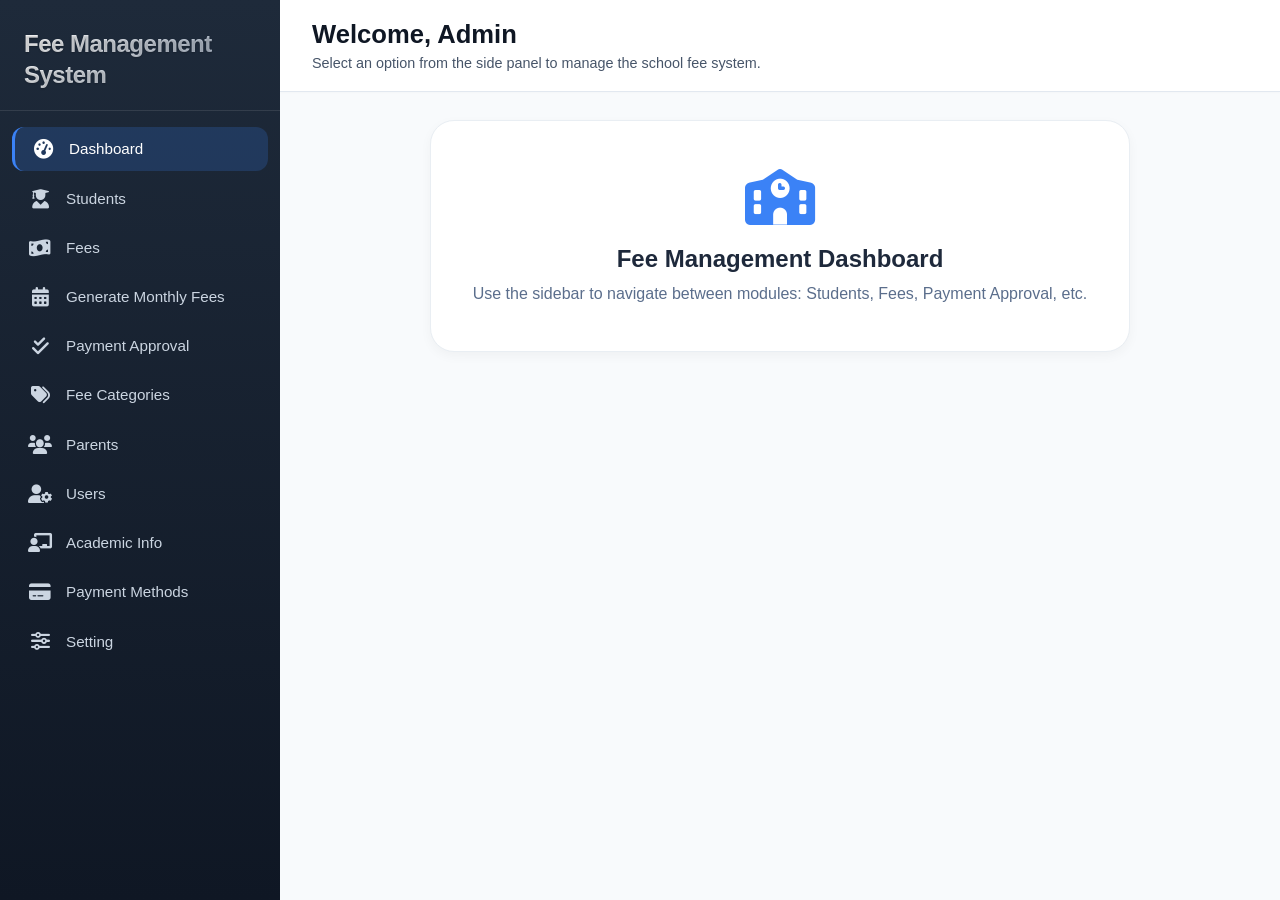
<file: katambo/index.html>
<!DOCTYPE html>
<html lang="en">
<head>
    <meta charset="UTF-8">
    <meta name="viewport" content="width=device-width, initial-scale=1.0">
    <title>Fee Management System | School Portal</title>
    <link rel="stylesheet" href="styles.css">
    <!-- Font Awesome Icons -->
    <link rel="stylesheet" href="https://cdnjs.cloudflare.com/ajax/libs/font-awesome/6.0.0-beta3/css/all.min.css">
</head>
<body>
    <div class="app-container">
        <!-- SIDE PANEL -->
        <aside class="sidebar">
            <div class="sidebar-header">
                <h1 class="system-title">Fee Management System</h1>
            </div>
            <nav class="sidebar-nav">
                <ul class="nav-menu">
                    <li class="nav-item"><a href="#" class="nav-link"><i class="fas fa-tachometer-alt"></i> Dashboard</a></li>
                    <li class="nav-item"><a href="students.html" class="nav-link"><i class="fas fa-user-graduate"></i> Students</a></li>
                    <li class="nav-item"><a href="fees.html" class="nav-link"><i class="fas fa-money-bill-wave"></i> Fees</a></li>
                    <li class="nav-item"><a href="generate_monthly_fees.html" class="nav-link"><i class="fas fa-calendar-alt"></i> Generate Monthly Fees</a></li>
                    <li class="nav-item"><a href="payment_approval.html" class="nav-link"><i class="fas fa-check-double"></i> Payment Approval</a></li>
                    <li class="nav-item"><a href="fee_categories.html" class="nav-link"><i class="fas fa-tags"></i> Fee Categories</a></li>
                    <li class="nav-item"><a href="#" class="nav-link"><i class="fas fa-users"></i> Parents</a></li>
                    <li class="nav-item"><a href="#" class="nav-link"><i class="fas fa-user-cog"></i> Users</a></li>
                    <li class="nav-item"><a href="#" class="nav-link"><i class="fas fa-chalkboard-teacher"></i> Academic Info</a></li>
                    <li class="nav-item"><a href="#" class="nav-link"><i class="fas fa-credit-card"></i> Payment Methods</a></li>
                    <li class="nav-item"><a href="#" class="nav-link"><i class="fas fa-sliders-h"></i> Setting</a></li>
                </ul>
            </nav>
        </aside>

        <!-- MAIN CONTENT -->
        <main class="main-content">
            <div class="content-header">
                <h2>Welcome, Admin</h2>
                <p>Select an option from the side panel to manage the school fee system.</p>
            </div>
            <div class="content-area">
                <div class="placeholder-card">
                    <i class="fas fa-school"></i>
                    <h3>Fee Management Dashboard</h3>
                    <p>Use the sidebar to navigate between modules: Students, Fees, Payment Approval, etc.</p>
                </div>
            </div>
        </main>
    </div>
</body>
</html>
</file>
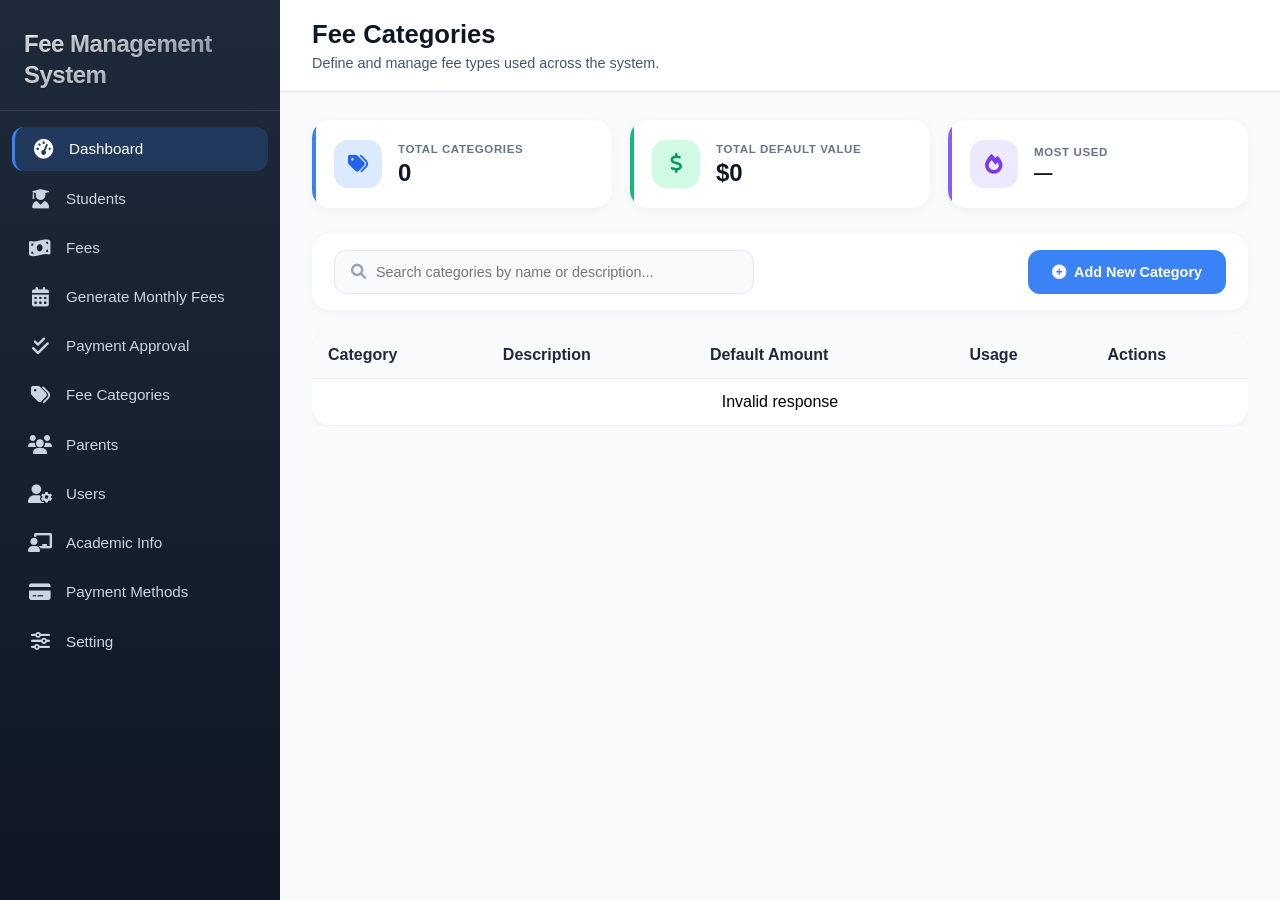
<file: katambo/fee_categories.html>
<!DOCTYPE html>
<html lang="en">
<head>
    <meta charset="UTF-8">
    <meta name="viewport" content="width=device-width, initial-scale=1.0">
    <title>Fee Management System | Fee Categories</title>
    <link rel="stylesheet" href="styles.css">
    <link rel="stylesheet" href="https://cdnjs.cloudflare.com/ajax/libs/font-awesome/6.0.0-beta3/css/all.min.css">
</head>
<body>
    <div class="app-container">
        <!-- SIDEBAR -->
        <aside class="sidebar">
            <div class="sidebar-header">
                <h1 class="system-title">Fee Management System</h1>
            </div>
            <nav class="sidebar-nav">
                <ul class="nav-menu">
                    <li class="nav-item"><a href="index.html" class="nav-link"><i class="fas fa-tachometer-alt"></i> Dashboard</a></li>
                    <li class="nav-item"><a href="students.html" class="nav-link"><i class="fas fa-user-graduate"></i> Students</a></li>
                    <li class="nav-item"><a href="fees.html" class="nav-link"><i class="fas fa-money-bill-wave"></i> Fees</a></li>
                    <li class="nav-item"><a href="generate_monthly_fees.html" class="nav-link"><i class="fas fa-calendar-alt"></i> Generate Monthly Fees</a></li>
                    <li class="nav-item"><a href="payment_approval.html" class="nav-link"><i class="fas fa-check-double"></i> Payment Approval</a></li>
                    <li class="nav-item"><a href="fee_categories.html" class="nav-link active"><i class="fas fa-tags"></i> Fee Categories</a></li>
                    <li class="nav-item"><a href="#" class="nav-link"><i class="fas fa-users"></i> Parents</a></li>
                    <li class="nav-item"><a href="#" class="nav-link"><i class="fas fa-user-cog"></i> Users</a></li>
                    <li class="nav-item"><a href="#" class="nav-link"><i class="fas fa-chalkboard-teacher"></i> Academic Info</a></li>
                    <li class="nav-item"><a href="#" class="nav-link"><i class="fas fa-credit-card"></i> Payment Methods</a></li>
                    <li class="nav-item"><a href="#" class="nav-link"><i class="fas fa-sliders-h"></i> Setting</a></li>
                </ul>
            </nav>
        </aside>

        <!-- MAIN -->
        <main class="main-content">
            <div class="content-header">
                <h2>Fee Categories</h2>
                <p>Define and manage fee types used across the system.</p>
            </div>
            <div class="content-area">

                <!-- STATS -->
                <div class="category-stats">
                    <div class="category-stat-card blue">
                        <div class="category-stat-icon"><i class="fas fa-tags"></i></div>
                        <div class="category-stat-info">
                            <h4>Total Categories</h4>
                            <div class="value" id="statTotal">0</div>
                        </div>
                    </div>
                    <div class="category-stat-card green">
                        <div class="category-stat-icon"><i class="fas fa-dollar-sign"></i></div>
                        <div class="category-stat-info">
                            <h4>Total Default Value</h4>
                            <div class="value" id="statTotalAmount">$0</div>
                        </div>
                    </div>
                    <div class="category-stat-card purple">
                        <div class="category-stat-icon"><i class="fas fa-fire"></i></div>
                        <div class="category-stat-info">
                            <h4>Most Used</h4>
                            <div class="value" id="statMostUsed" style="font-size:1.15rem;">—</div>
                        </div>
                    </div>
                </div>

                <!-- TOOLBAR -->
                <div class="category-toolbar">
                    <div class="search-input-group">
                        <i class="fas fa-search"></i>
                        <input type="text" id="searchInput" placeholder="Search categories by name or description...">
                    </div>
                    <button class="btn-add-category" id="openAddModalBtn">
                        <i class="fas fa-plus-circle"></i> Add New Category
                    </button>
                </div>

                <!-- TABLE -->
                <div style="overflow-x: auto;">
                    <table class="students-table">
                        <thead>
                            <tr>
                                <th>Category</th>
                                <th>Description</th>
                                <th>Default Amount</th>
                                <th>Usage</th>
                                <th>Actions</th>
                            </tr>
                        </thead>
                        <tbody id="categoriesTableBody">
                            <tr><td colspan="5" style="text-align:center;">Loading categories...</td></tr>
                        </tbody>
                    </table>
                </div>
            </div>
        </main>
    </div>

    <!-- CATEGORY FORM MODAL -->
    <div id="categoryModal" class="modal-overlay">
        <div class="modal-container" style="max-width: 520px; height:auto; max-height:85vh; border-radius:20px;">
            <div class="modal-header">
                <h3 id="modalTitle"><i class="fas fa-tag"></i> Add New Category</h3>
                <button class="close-modal">&times;</button>
            </div>
            <form id="categoryForm" class="category-form">
                <div class="modal-body">
                    <input type="hidden" id="categoryId">
                    <div class="form-group">
                        <label>Category Name <span class="required">*</span></label>
                        <input type="text" id="categoryName" placeholder="e.g., Tuition Fee" required maxlength="100">
                    </div>
                    <div class="form-group">
                        <label>Description</label>
                        <textarea id="categoryDescription" placeholder="Brief description of this fee category..." maxlength="255"></textarea>
                    </div>
                    <div class="form-group">
                        <label>Default Amount <span class="required">*</span></label>
                        <div class="amount-input-wrapper">
                            <input type="number" id="categoryAmount" step="0.01" min="0" placeholder="0.00" required>
                        </div>
                        <div class="form-hint">Suggested amount when assigning this fee to a student.</div>
                    </div>
                </div>
                <div class="modal-footer">
                    <button type="button" class="btn-cancel">Cancel</button>
                    <button type="submit" class="btn-submit" id="submitBtn">Save Category</button>
                </div>
            </form>
        </div>
    </div>

    <script>
        // State
        var categories = [];
        var editMode = false;

        // DOM
        var tableBody = document.getElementById('categoriesTableBody');
        var modal = document.getElementById('categoryModal');
        var form = document.getElementById('categoryForm');
        var modalTitle = document.getElementById('modalTitle');
        var submitBtn = document.getElementById('submitBtn');
        var openAddBtn = document.getElementById('openAddModalBtn');
        var searchInput = document.getElementById('searchInput');

        // Init
        loadCategories();

        // Open add modal
        openAddBtn.addEventListener('click', function() {
            resetForm();
            modalTitle.innerHTML = '<i class="fas fa-tag"></i> Add New Category';
            submitBtn.textContent = 'Save Category';
            editMode = false;
            modal.style.visibility = 'visible';
            modal.style.opacity = '1';
        });

        // Close modal
        var closeBtns = document.querySelectorAll('.close-modal, .btn-cancel');
        for (var i = 0; i < closeBtns.length; i++) {
            closeBtns[i].addEventListener('click', function() {
                modal.style.visibility = 'hidden';
                modal.style.opacity = '0';
            });
        }
        window.addEventListener('click', function(e) {
            if (e.target === modal) {
                modal.style.visibility = 'hidden';
                modal.style.opacity = '0';
            }
        });

        function resetForm() {
            form.reset();
            document.getElementById('categoryId').value = '';
        }

        // Load categories
        function loadCategories() {
            var url = 'backend/get_fee_categories.php';
            if (searchInput.value) url += '?search=' + encodeURIComponent(searchInput.value);

            tableBody.innerHTML = '<tr><td colspan="5" style="text-align:center;">Loading...</td></tr>';
            var xhr = new XMLHttpRequest();
            xhr.open('GET', url, true);
            xhr.onload = function() {
                if (xhr.status === 200) {
                    try {
                        var data = JSON.parse(xhr.responseText);
                        if (data.success) {
                            categories = data.categories;
                            displayCategories(categories);
                            updateStats(data.stats);
                        } else {
                            tableBody.innerHTML = '<tr><td colspan="5" style="text-align:center;">Error loading categories</td></tr>';
                        }
                    } catch(e) {
                        tableBody.innerHTML = '<tr><td colspan="5" style="text-align:center;">Invalid response</td></tr>';
                    }
                } else {
                    tableBody.innerHTML = '<tr><td colspan="5" style="text-align:center;">HTTP error ' + xhr.status + '</td></tr>';
                }
            };
            xhr.onerror = function() {
                tableBody.innerHTML = '<tr><td colspan="5" style="text-align:center;">Network error</td></tr>';
            };
            xhr.send();
        }

        function displayCategories(list) {
            if (!list || list.length === 0) {
                tableBody.innerHTML = '<tr><td colspan="5" style="text-align:center;">No categories found. Click "Add New Category" to start.</td></tr>';
                return;
            }
            var html = '';
            for (var i = 0; i < list.length; i++) {
                var c = list[i];
                var initial = (c.fee_name || '?').charAt(0).toUpperCase();
                var usageClass = c.usage_count > 0 ? 'active' : '';
                html += '<tr>';
                html += '<td>';
                html +=   '<div class="category-name-cell">';
                html +=     '<div class="category-icon">' + initial + '</div>';
                html +=     '<div class="category-name-text">' + escapeHtml(c.fee_name) + '</div>';
                html +=   '</div>';
                html += '</td>';
                html += '<td><span class="category-desc-text">' + (c.description ? escapeHtml(c.description) : '<em style="color:#cbd5e1;">No description</em>') + '</span></td>';
                html += '<td class="amount-cell">$ ' + formatNumber(c.default_amount) + '</td>';
                html += '<td><span class="usage-pill ' + usageClass + '"><i class="fas fa-link"></i> ' + c.usage_count + ' fee' + (c.usage_count != 1 ? 's' : '') + '</span></td>';
                html += '<td class="category-actions">';
                html += '<button class="btn-edit" onclick="editCategory(' + c.fee_type_id + ')" title="Edit"><i class="fas fa-edit"></i></button>';
                html += '<button class="btn-delete" onclick="deleteCategory(' + c.fee_type_id + ', \'' + escapeHtml(c.fee_name).replace(/'/g, "\\'") + '\', ' + c.usage_count + ')" title="Delete"><i class="fas fa-trash-alt"></i></button>';
                html += '</td>';
                html += '</tr>';
            }
            tableBody.innerHTML = html;
        }

        function updateStats(stats) {
            document.getElementById('statTotal').textContent = stats.total_categories || 0;
            document.getElementById('statTotalAmount').textContent = '$ ' + formatNumber(stats.total_default || 0);
            document.getElementById('statMostUsed').textContent = stats.most_used_name || '—';
        }

        // Edit
        window.editCategory = function(id) {
            var cat = null;
            for (var i = 0; i < categories.length; i++) {
                if (categories[i].fee_type_id == id) { cat = categories[i]; break; }
            }
            if (!cat) return;

            editMode = true;
            document.getElementById('categoryId').value = cat.fee_type_id;
            document.getElementById('categoryName').value = cat.fee_name;
            document.getElementById('categoryDescription').value = cat.description || '';
            document.getElementById('categoryAmount').value = cat.default_amount;

            modalTitle.innerHTML = '<i class="fas fa-edit"></i> Edit Category';
            submitBtn.textContent = 'Update Category';
            modal.style.visibility = 'visible';
            modal.style.opacity = '1';
        };

        // Submit
        form.addEventListener('submit', function(e) {
            e.preventDefault();
            var id = document.getElementById('categoryId').value;
            var payload = {
                fee_name: document.getElementById('categoryName').value.trim(),
                description: document.getElementById('categoryDescription').value.trim(),
                default_amount: parseFloat(document.getElementById('categoryAmount').value) || 0
            };

            var url = editMode ? 'backend/update_fee_category.php' : 'backend/add_fee_category.php';
            if (editMode) payload.fee_type_id = parseInt(id);

            var xhr = new XMLHttpRequest();
            xhr.open('POST', url, true);
            xhr.setRequestHeader('Content-Type', 'application/json');
            xhr.onload = function() {
                if (xhr.status === 200) {
                    try {
                        var res = JSON.parse(xhr.responseText);
                        if (res.success) {
                            alert(res.message);
                            modal.style.visibility = 'hidden';
                            modal.style.opacity = '0';
                            loadCategories();
                        } else {
                            alert('Error: ' + res.message);
                        }
                    } catch(err) {
                        alert('Invalid server response: ' + xhr.responseText);
                    }
                } else {
                    alert('HTTP error ' + xhr.status);
                }
            };
            xhr.onerror = function() {
                alert('Network error');
            };
            xhr.send(JSON.stringify(payload));
        });

        // Delete
        window.deleteCategory = function(id, name, usageCount) {
            var msg = 'Delete category "' + name + '"?';
            if (usageCount > 0) {
                msg += '\n\n⚠️ This category is used in ' + usageCount + ' fee record(s).';
                msg += '\nDeleting it may break those records.';
            }
            if (!confirm(msg)) return;

            var xhr = new XMLHttpRequest();
            xhr.open('POST', 'backend/delete_fee_category.php', true);
            xhr.setRequestHeader('Content-Type', 'application/json');
            xhr.onload = function() {
                if (xhr.status === 200) {
                    try {
                        var res = JSON.parse(xhr.responseText);
                        if (res.success) {
                            alert(res.message);
                            loadCategories();
                        } else {
                            alert('Cannot delete: ' + res.message);
                        }
                    } catch(e) {
                        alert('Invalid response');
                    }
                } else {
                    alert('HTTP error ' + xhr.status);
                }
            };
            xhr.send(JSON.stringify({fee_type_id: id}));
        };

        // Search (debounced)
        var searchTimer = null;
        searchInput.addEventListener('input', function() {
            clearTimeout(searchTimer);
            searchTimer = setTimeout(loadCategories, 300);
        });

        // Helpers
        function formatNumber(num) {
            if (!num) return '0.00';
            return parseFloat(num).toLocaleString('en-US', {minimumFractionDigits: 2, maximumFractionDigits: 2});
        }
        function escapeHtml(str) {
            if (!str) return '';
            return String(str).replace(/[&<>"]/g, function(m) {
                if (m === '&') return '&amp;';
                if (m === '<') return '&lt;';
                if (m === '>') return '&gt;';
                if (m === '"') return '&quot;';
                return m;
            });
        }
    </script>
</body>
</html>
</file>
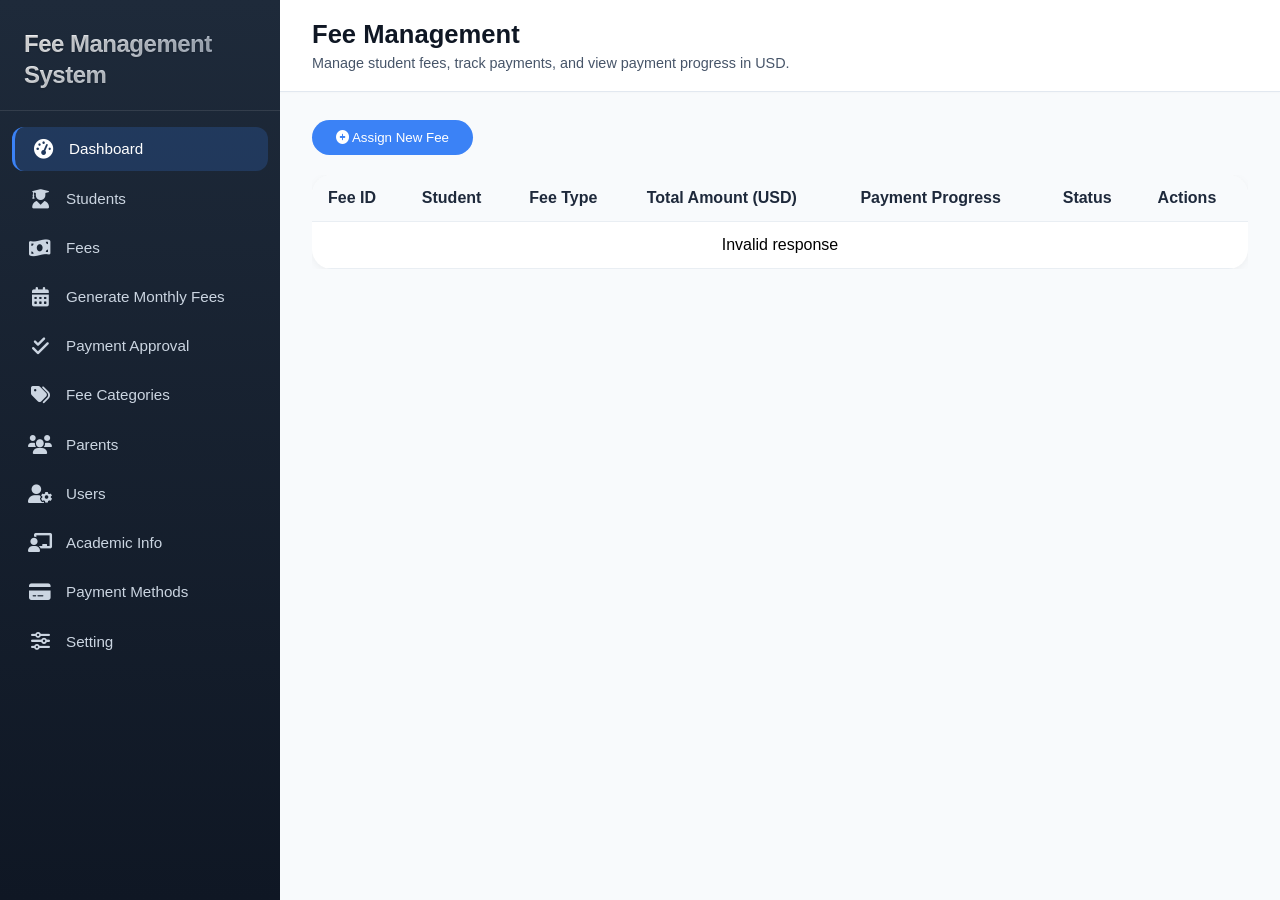
<file: katambo/fees.html>
<!DOCTYPE html>
<html lang="en">
<head>
    <meta charset="UTF-8">
    <meta name="viewport" content="width=device-width, initial-scale=1.0">
    <title>Fee Management System | Fees</title>
    <link rel="stylesheet" href="styles.css">
    <link rel="stylesheet" href="https://cdnjs.cloudflare.com/ajax/libs/font-awesome/6.0.0-beta3/css/all.min.css">
    
</head>
<body>
    <div class="app-container">
        <!-- Side Panel -->
        <aside class="sidebar">
            <div class="sidebar-header">
                <h1 class="system-title">Fee Management System</h1>
            </div>
            <nav class="sidebar-nav">
                <ul class="nav-menu">
                    <li class="nav-item"><a href="index.html" class="nav-link"><i class="fas fa-tachometer-alt"></i> Dashboard</a></li>
                    <li class="nav-item"><a href="students.html" class="nav-link"><i class="fas fa-user-graduate"></i> Students</a></li>
                    <li class="nav-item"><a href="fees.html" class="nav-link active"><i class="fas fa-money-bill-wave"></i> Fees</a></li>
                    <li class="nav-item"><a href="generate_monthly_fees.html" class="nav-link"><i class="fas fa-calendar-alt"></i> Generate Monthly Fees</a></li>
                    <li class="nav-item"><a href="payment_approval.html" class="nav-link"><i class="fas fa-check-double"></i> Payment Approval</a></li>
                    <li class="nav-item"><a href="fee_categories.html" class="nav-link"><i class="fas fa-tags"></i> Fee Categories</a></li>
                    <li class="nav-item"><a href="#" class="nav-link"><i class="fas fa-users"></i> Parents</a></li>
                    <li class="nav-item"><a href="#" class="nav-link"><i class="fas fa-user-cog"></i> Users</a></li>
                    <li class="nav-item"><a href="#" class="nav-link"><i class="fas fa-chalkboard-teacher"></i> Academic Info</a></li>
                    <li class="nav-item"><a href="#" class="nav-link"><i class="fas fa-credit-card"></i> Payment Methods</a></li>
                    <li class="nav-item"><a href="#" class="nav-link"><i class="fas fa-sliders-h"></i> Setting</a></li>
                </ul>
            </nav>
        </aside>

        <!-- Main Content -->
        <main class="main-content">
            <div class="content-header">
                <h2>Fee Management</h2>
                <p>Manage student fees, track payments, and view payment progress in USD.</p>
            </div>
            <div class="content-area">
                <button id="openAddFeeModalBtn" class="btn-add-fee"><i class="fas fa-plus-circle"></i> Assign New Fee</button>
                
                <div style="overflow-x: auto;">
                    <table class="students-table" id="feesTable">
                        <thead>
                            <tr>
                                <th>Fee ID</th>
                                <th>Student</th>
                                <th>Fee Type</th>
                                <th>Total Amount (USD)</th>
                                <th>Payment Progress</th>
                                <th>Status</th>
                                <th>Actions</th>
                            </tr>
                        </thead>
                        <tbody id="feesTableBody">
                            <tr><td colspan="7" style="text-align:center;">Loading fees...</td></tr>
                        </tbody>
                    </table>
                </div>
            </div>
        </main>
    </div>

    <!-- Modal: Assign New Fee -->
    <div id="addFeeModal" class="modal-overlay">
        <div class="modal-container" style="max-width: 500px;">
            <div class="modal-header">
                <h3><i class="fas fa-plus-circle"></i> Assign New Fee</h3>
                <button class="close-modal">&times;</button>
            </div>
            <form id="addFeeForm">
                <div class="modal-body">
                    <div class="form-group">
                        <label>Student *</label>
                        <select id="studentId" required>
                            <option value="">Select Student</option>
                        </select>
                    </div>
                    <div class="form-group">
                        <label>Fee Type *</label>
                        <select id="feeTypeId" required>
                            <option value="">Select Fee Type</option>
                        </select>
                    </div>
                    <div class="form-group">
                        <label>Total Amount (USD) *</label>
                        <input type="number" id="totalAmount" step="0.01" required>
                    </div>
                    <div class="form-group">
                        <label>Due Date</label>
                        <input type="date" id="dueDate">
                    </div>
                </div>
                <div class="modal-footer">
                    <button type="button" class="btn-cancel">Cancel</button>
                    <button type="submit" class="btn-submit">Assign Fee</button>
                </div>
            </form>
        </div>
    </div>

    <!-- Modal: Edit Fee -->
    <div id="editFeeModal" class="modal-overlay">
        <div class="modal-container" style="max-width: 500px;">
            <div class="modal-header">
                <h3><i class="fas fa-edit"></i> Edit Fee</h3>
                <button class="close-modal">&times;</button>
            </div>
            <form id="editFeeForm">
                <div class="modal-body">
                    <input type="hidden" id="editFeeId">
                    <div class="form-group">
                        <label>Student</label>
                        <input type="text" id="editStudentName" disabled style="background:#f1f5f9;">
                    </div>
                    <div class="form-group">
                        <label>Fee Type *</label>
                        <select id="editFeeTypeId" required>
                            <option value="">Select Fee Type</option>
                        </select>
                    </div>
                    <div class="form-group">
                        <label>Total Amount (USD) *</label>
                        <input type="number" id="editTotalAmount" step="0.01" required>
                    </div>
                    <div class="form-group">
                        <label>Due Date</label>
                        <input type="date" id="editDueDate">
                    </div>
                    <div class="form-group">
                        <label>Amount Paid (USD)</label>
                        <input type="text" id="editAmountPaid" disabled style="background:#f1f5f9;">
                    </div>
                </div>
                <div class="modal-footer">
                    <button type="button" class="btn-cancel">Cancel</button>
                    <button type="submit" class="btn-submit">Update Fee</button>
                </div>
            </form>
        </div>
    </div>

    <!-- Modal: Debit Payment -->
    <div id="debitModal" class="modal-overlay">
        <div class="modal-container" style="max-width: 450px;">
            <div class="modal-header">
                <h3><i class="fas fa-money-bill-wave"></i> Record Payment</h3>
                <button class="close-modal">&times;</button>
            </div>
            <form id="debitForm">
                <div class="modal-body">
                    <input type="hidden" id="debitFeeId">
                    <input type="hidden" id="debitStudentId">
                    <div class="form-group">
                        <label>Amount (USD) *</label>
                        <input type="number" id="debitAmount" step="0.01" required>
                    </div>
                    <div class="form-group">
                        <label>Payment Method</label>
                        <select id="paymentMethod">
                            <option value="Cash">Cash</option>
                            <option value="Bank Transfer">Bank Transfer</option>
                            <option value="Mobile Money">Mobile Money</option>
                            <option value="Check">Check</option>
                            <option value="Credit Card">Credit Card</option>
                        </select>
                    </div>
                    <div class="form-group">
                        <label>Receipt Number (Optional)</label>
                        <input type="text" id="receiptNo">
                    </div>
                    <div class="form-group">
                        <label>Notes (Optional)</label>
                        <textarea id="paymentNotes" rows="2"></textarea>
                    </div>
                </div>
                <div class="modal-footer">
                    <button type="button" class="btn-cancel">Cancel</button>
                    <button type="submit" class="btn-submit">Record Payment</button>
                </div>
            </form>
        </div>
    </div>

    <!-- Modal: Fee History -->
    <div id="historyModal" class="modal-overlay">
        <div class="modal-container" style="max-width: 800px;">
            <div class="modal-header">
                <h3><i class="fas fa-history"></i> Student Fee History</h3>
                <button class="close-modal">&times;</button>
            </div>
            <div class="modal-body" id="historyModalBody">
                <div style="text-align:center;">Loading...</div>
            </div>
            <div class="modal-footer">
                <button type="button" class="btn-cancel">Close</button>
            </div>
        </div>
    </div>

    <script>
        // DOM elements
        var feesTableBody = document.getElementById('feesTableBody');
        var addFeeModal = document.getElementById('addFeeModal');
        var editFeeModal = document.getElementById('editFeeModal');
        var debitModal = document.getElementById('debitModal');
        var historyModal = document.getElementById('historyModal');
        var openAddBtn = document.getElementById('openAddFeeModalBtn');
        var addFeeForm = document.getElementById('addFeeForm');
        var editFeeForm = document.getElementById('editFeeForm');
        var debitForm = document.getElementById('debitForm');
        
        var currentDebitFeeId = null;
        var currentDebitStudentId = null;

        // Open Add Fee Modal
        openAddBtn.onclick = function() {
            loadStudentsForDropdown();
            loadFeeTypesForDropdown('feeTypeId');
            addFeeModal.style.visibility = 'visible';
            addFeeModal.style.opacity = '1';
        };

        // Close modals
        var closeBtns = document.querySelectorAll('.close-modal, .btn-cancel');
        for (var i = 0; i < closeBtns.length; i++) {
            closeBtns[i].onclick = function() {
                addFeeModal.style.visibility = 'hidden';
                addFeeModal.style.opacity = '0';
                editFeeModal.style.visibility = 'hidden';
                editFeeModal.style.opacity = '0';
                debitModal.style.visibility = 'hidden';
                debitModal.style.opacity = '0';
                historyModal.style.visibility = 'hidden';
                historyModal.style.opacity = '0';
            };
        }

        window.onclick = function(event) {
            if (event.target === addFeeModal) {
                addFeeModal.style.visibility = 'hidden';
                addFeeModal.style.opacity = '0';
            }
            if (event.target === editFeeModal) {
                editFeeModal.style.visibility = 'hidden';
                editFeeModal.style.opacity = '0';
            }
            if (event.target === debitModal) {
                debitModal.style.visibility = 'hidden';
                debitModal.style.opacity = '0';
            }
            if (event.target === historyModal) {
                historyModal.style.visibility = 'hidden';
                historyModal.style.opacity = '0';
            }
        };

        // Load fees table
        function loadFees() {
            feesTableBody.innerHTML = '<tr><td colspan="7" style="text-align:center;">Loading...</td></tr>';
            var xhr = new XMLHttpRequest();
            xhr.open('GET', 'backend/get_fees.php', true);
            xhr.onload = function() {
                if (xhr.status === 200) {
                    try {
                        var data = JSON.parse(xhr.responseText);
                        if (data.success) {
                            displayFees(data.fees);
                        } else {
                            feesTableBody.innerHTML = '<tr><td colspan="7" style="text-align:center;">Error loading fees</td></tr>';
                        }
                    } catch(e) {
                        feesTableBody.innerHTML = '<tr><td colspan="7" style="text-align:center;">Invalid response</td></tr>';
                    }
                } else {
                    feesTableBody.innerHTML = '<tr><td colspan="7" style="text-align:center;">Failed to load data</td></tr>';
                }
            };
            xhr.onerror = function() {
                feesTableBody.innerHTML = '<tr><td colspan="7" style="text-align:center;">Network error</td></tr>';
            };
            xhr.send();
        }

        function displayFees(fees) {
            if (fees.length === 0) {
                feesTableBody.innerHTML = '<tr><td colspan="7" style="text-align:center;">No fees assigned yet. Click "Assign New Fee" to get started.</td></tr>';
                return;
            }
            
            var html = '';
            for (var i = 0; i < fees.length; i++) {
                var f = fees[i];
                var progress = f.payment_progress || 0;
                var statusClass = '';
                if (f.status === 'Paid') statusClass = 'status-paid';
                else if (f.status === 'Partial') statusClass = 'status-partial';
                else if (f.status === 'Pending') statusClass = 'status-pending';
                else statusClass = 'status-overdue';
                
                html += '<tr>';
                html += '<td>' + f.fee_id + '</td>';
                html += '<td>' + escapeHtml(f.student_name) + '<br><small style="color:#64748b;">' + f.roll_number + ' | ' + f.class + '</small></td>';
                html += '<td>' + escapeHtml(f.fee_type) + '</td>';
                html += '<td>$ ' + formatNumber(f.total_amount) + '</td>';
                html += '<td><div class="progress-bar-container"><div class="progress-bar" style="width: ' + progress + '%;"></div></div><span class="progress-text">$ ' + formatNumber(f.amount_paid) + ' / $ ' + formatNumber(f.total_amount) + ' (' + progress + '%)</span></td>';
                html += '<td><span class="status-badge ' + statusClass + '">' + f.status + '</span></td>';
                html += '<td class="action-buttons">';
                html += '<button class="action-btn email" onclick="sendEmail(' + f.fee_id + ', \'' + escapeHtml(f.student_name) + '\')" title="Email"><i class="fas fa-envelope"></i></button>';
                html += '<button class="action-btn whatsapp" onclick="sendWhatsApp(' + f.fee_id + ', \'' + escapeHtml(f.student_name) + '\')" title="WhatsApp"><i class="fab fa-whatsapp"></i></button>';
                html += '<button class="action-btn edit" onclick="editFee(' + f.fee_id + ')" title="Edit Fee"><i class="fas fa-edit"></i></button>';
                html += '<button class="action-btn delete" onclick="deleteFee(' + f.fee_id + ')" title="Delete Fee"><i class="fas fa-trash-alt"></i></button>';
                html += '<button class="action-btn debit" onclick="openDebitModal(' + f.fee_id + ', ' + f.student_id + ')" title="Record Payment"><i class="fas fa-credit-card"></i></button>';
                html += '<button class="action-btn history" onclick="viewHistory(' + f.student_id + ')" title="View Fee History"><i class="fas fa-history"></i></button>';
                html += '</td>';
                html += '</tr>';
            }
            feesTableBody.innerHTML = html;
        }

        function formatNumber(num) {
            return parseFloat(num).toLocaleString('en-US', {minimumFractionDigits: 2, maximumFractionDigits: 2});
        }

        function escapeHtml(str) {
            if (!str) return '';
            return str.replace(/[&<>]/g, function(m) {
                if (m === '&') return '&amp;';
                if (m === '<') return '&lt;';
                if (m === '>') return '&gt;';
                return m;
            });
        }

        // Load students for dropdown
        function loadStudentsForDropdown() {
            var xhr = new XMLHttpRequest();
            xhr.open('GET', 'backend/get_students_list.php', true);
            xhr.onload = function() {
                if (xhr.status === 200) {
                    var data = JSON.parse(xhr.responseText);
                    if (data.success) {
                        var select = document.getElementById('studentId');
                        select.innerHTML = '<option value="">Select Student</option>';
                        for (var i = 0; i < data.students.length; i++) {
                            select.innerHTML += '<option value="' + data.students[i].student_id + '">' + escapeHtml(data.students[i].student_name) + ' (' + data.students[i].roll_number + ')</option>';
                        }
                    }
                }
            };
            xhr.send();
        }

        // Load fee types for dropdown
        function loadFeeTypesForDropdown(targetId) {
            var xhr = new XMLHttpRequest();
            xhr.open('GET', 'backend/get_fee_types.php', true);
            xhr.onload = function() {
                if (xhr.status === 200) {
                    var data = JSON.parse(xhr.responseText);
                    if (data.success) {
                        var select = document.getElementById(targetId);
                        select.innerHTML = '<option value="">Select Fee Type</option>';
                        for (var i = 0; i < data.fee_types.length; i++) {
                            select.innerHTML += '<option value="' + data.fee_types[i].fee_type_id + '" data-amount="' + data.fee_types[i].default_amount + '">' + escapeHtml(data.fee_types[i].fee_name) + ' ($ ' + formatNumber(data.fee_types[i].default_amount) + ')</option>';
                        }
                        
                        // Auto-fill amount when fee type is selected (only for add form)
                        if (targetId === 'feeTypeId') {
                            document.getElementById('feeTypeId').onchange = function() {
                                var selected = this.options[this.selectedIndex];
                                var amount = selected.getAttribute('data-amount');
                                if (amount) {
                                    document.getElementById('totalAmount').value = amount;
                                }
                            };
                        }
                    }
                }
            };
            xhr.send();
        }

        // Add new fee
        addFeeForm.onsubmit = function(e) {
            e.preventDefault();
            var data = {
                student_id: document.getElementById('studentId').value,
                fee_type_id: document.getElementById('feeTypeId').value,
                total_amount: document.getElementById('totalAmount').value,
                due_date: document.getElementById('dueDate').value || null
            };
            
            var xhr = new XMLHttpRequest();
            xhr.open('POST', 'backend/add_fee.php', true);
            xhr.setRequestHeader('Content-Type', 'application/json');
            xhr.onload = function() {
                if (xhr.status === 200) {
                    var response = JSON.parse(xhr.responseText);
                    if (response.success) {
                        alert('Fee assigned successfully!');
                        addFeeModal.style.visibility = 'hidden';
                        addFeeModal.style.opacity = '0';
                        addFeeForm.reset();
                        loadFees();
                    } else {
                        alert('Error: ' + response.message);
                    }
                } else {
                    alert('HTTP error ' + xhr.status);
                }
            };
            xhr.send(JSON.stringify(data));
        };

        // Edit fee - load data
        window.editFee = function(feeId) {
            var xhr = new XMLHttpRequest();
            xhr.open('GET', 'backend/get_fee_details.php?id=' + feeId, true);
            xhr.onload = function() {
                if (xhr.status === 200) {
                    var response = JSON.parse(xhr.responseText);
                    if (response.success) {
                        var fee = response.fee;
                        document.getElementById('editFeeId').value = fee.fee_id;
                        document.getElementById('editStudentName').value = fee.student_name + ' (' + fee.roll_number + ')';
                        document.getElementById('editTotalAmount').value = fee.total_amount;
                        document.getElementById('editDueDate').value = fee.due_date || '';
                        document.getElementById('editAmountPaid').value = '$ ' + formatNumber(fee.amount_paid);
                        
                        // Load fee types and set selected
                        loadFeeTypesForDropdown('editFeeTypeId');
                        setTimeout(function() {
                            document.getElementById('editFeeTypeId').value = fee.fee_type_id;
                        }, 500);
                        
                        editFeeModal.style.visibility = 'visible';
                        editFeeModal.style.opacity = '1';
                    } else {
                        alert('Error loading fee details');
                    }
                }
            };
            xhr.send();
        };

        // Update fee
        editFeeForm.onsubmit = function(e) {
            e.preventDefault();
            var data = {
                fee_id: document.getElementById('editFeeId').value,
                fee_type_id: document.getElementById('editFeeTypeId').value,
                total_amount: document.getElementById('editTotalAmount').value,
                due_date: document.getElementById('editDueDate').value || null
            };
            
            var xhr = new XMLHttpRequest();
            xhr.open('POST', 'backend/update_fee.php', true);
            xhr.setRequestHeader('Content-Type', 'application/json');
            xhr.onload = function() {
                if (xhr.status === 200) {
                    var response = JSON.parse(xhr.responseText);
                    if (response.success) {
                        alert('Fee updated successfully!');
                        editFeeModal.style.visibility = 'hidden';
                        editFeeModal.style.opacity = '0';
                        loadFees();
                    } else {
                        alert('Error: ' + response.message);
                    }
                }
            };
            xhr.send(JSON.stringify(data));
        };

        // Delete fee
        window.deleteFee = function(feeId) {
            if (confirm('Are you sure you want to delete this fee record?')) {
                var xhr = new XMLHttpRequest();
                xhr.open('POST', 'backend/delete_fee.php', true);
                xhr.setRequestHeader('Content-Type', 'application/json');
                xhr.onload = function() {
                    if (xhr.status === 200) {
                        var response = JSON.parse(xhr.responseText);
                        if (response.success) {
                            alert('Fee deleted successfully');
                            loadFees();
                        } else {
                            alert('Error: ' + response.message);
                        }
                    }
                };
                xhr.send(JSON.stringify({fee_id: feeId}));
            }
        };

        // Open debit modal
        window.openDebitModal = function(feeId, studentId) {
            currentDebitFeeId = feeId;
            currentDebitStudentId = studentId;
            document.getElementById('debitFeeId').value = feeId;
            document.getElementById('debitStudentId').value = studentId;
            document.getElementById('debitAmount').value = '';
            document.getElementById('receiptNo').value = '';
            document.getElementById('paymentNotes').value = '';
            document.getElementById('paymentMethod').value = 'Cash';
            debitModal.style.visibility = 'visible';
            debitModal.style.opacity = '1';
        };

        // Record debit payment with history
        debitForm.onsubmit = function(e) {
            e.preventDefault();
            var amount = document.getElementById('debitAmount').value;
            if (!amount || amount <= 0) {
                alert('Please enter a valid amount');
                return;
            }
            
            var data = {
                fee_id: currentDebitFeeId,
                student_id: currentDebitStudentId,
                amount: amount,
                payment_method: document.getElementById('paymentMethod').value,
                receipt_no: document.getElementById('receiptNo').value || null,
                notes: document.getElementById('paymentNotes').value || null
            };
            
            var xhr = new XMLHttpRequest();
            xhr.open('POST', 'backend/add_payment_history.php', true);
            xhr.setRequestHeader('Content-Type', 'application/json');
            xhr.onload = function() {
                if (xhr.status === 200) {
                    var response = JSON.parse(xhr.responseText);
                    if (response.success) {
                        alert('Payment recorded successfully!');
                        debitModal.style.visibility = 'hidden';
                        debitModal.style.opacity = '0';
                        loadFees();
                    } else {
                        alert('Error: ' + response.message);
                    }
                }
            };
            xhr.send(JSON.stringify(data));
        };

        // View student fee history
        window.viewHistory = function(studentId) {
            var modalBody = document.getElementById('historyModalBody');
            modalBody.innerHTML = 'Loading...';
            historyModal.style.visibility = 'visible';
            historyModal.style.opacity = '1';
            
            var xhr = new XMLHttpRequest();
            xhr.open('GET', 'backend/get_fee_history.php?student_id=' + studentId, true);
            xhr.onload = function() {
                if (xhr.status === 200) {
                    var data = JSON.parse(xhr.responseText);
                    if (data.success) {
                        displayHistory(data);
                    } else {
                        modalBody.innerHTML = '<div style="text-align:center;color:red;">Error loading history</div>';
                    }
                }
            };
            xhr.send();
        };
        
        function displayHistory(data) {
            var html = '';
            
            // Student Info
            html += '<div class="history-student-info">';
            html += '<h4><i class="fas fa-user-graduate"></i> ' + escapeHtml(data.student.student_name) + '</h4>';
            html += '<p><strong>Roll Number:</strong> ' + escapeHtml(data.student.roll_number) + ' | <strong>Class:</strong> ' + escapeHtml(data.student.class) + '</p>';
            html += '</div>';
            
            // Fee Summary Section
            html += '<div class="history-section">';
            html += '<h4><i class="fas fa-receipt"></i> Fee Summary</h4>';
            html += '<table class="history-table">';
            html += '<thead><tr><th>Fee Type</th><th>Total Amount</th><th>Amount Paid</th><th>Balance</th><th>Status</th><th>Due Date</th></tr></thead><tbody>';
            
            var totalFees = 0;
            var totalPaid = 0;
            
            for (var i = 0; i < data.fees.length; i++) {
                var f = data.fees[i];
                totalFees += parseFloat(f.total_amount);
                totalPaid += parseFloat(f.amount_paid);
                var balance = f.total_amount - f.amount_paid;
                var statusClass = f.status === 'Paid' ? 'status-paid' : (f.status === 'Partial' ? 'status-partial' : 'status-pending');
                html += '<tr>';
                html += '<td>' + escapeHtml(f.fee_type) + '</td>';
                html += '<td>$ ' + formatNumber(f.total_amount) + '</td>';
                html += '<td>$ ' + formatNumber(f.amount_paid) + '</td>';
                html += '<td>$ ' + formatNumber(balance) + '</td>';
                html += '<td><span class="status-badge ' + statusClass + '">' + f.status + '</span></td>';
                html += '<td>' + (f.due_date || 'N/A') + '</td>';
                html += '</tr>';
            }
            
            html += '<tr style="background:#f1f5f9; font-weight:bold;">';
            html += '<td>Totals</td>';
            html += '<td>$ ' + formatNumber(totalFees) + '</td>';
            html += '<td>$ ' + formatNumber(totalPaid) + '</td>';
            html += '<td>$ ' + formatNumber(totalFees - totalPaid) + '</td>';
            html += '<td colspan="2"></td>';
            html += '</tr>';
            html += '</tbody></table></div>';
            
            // Payment History Section
            html += '<div class="history-section">';
            html += '<h4><i class="fas fa-history"></i> Payment History</h4>';
            if (data.payments.length === 0) {
                html += '<p>No payment records found.</p>';
            } else {
                html += '<table class="history-table">';
                html += '<thead><tr><th>Date</th><th>Fee Type</th><th>Amount Paid</th><th>Payment Method</th><th>Receipt No</th><th>Notes</th></tr></thead><tbody>';
                for (var p = 0; p < data.payments.length; p++) {
                    var pay = data.payments[p];
                    html += '<tr>';
                    html += '<td>' + pay.payment_date + '</td>';
                    html += '<td>' + escapeHtml(pay.fee_type) + '</td>';
                    html += '<td>$ ' + formatNumber(pay.amount_paid) + '</td>';
                    html += '<td><span class="payment-method-badge">' + escapeHtml(pay.payment_method) + '</span></td>';
                    html += '<td>' + (pay.receipt_no || '-') + '</td>';
                    html += '<td>' + (pay.notes || '-') + '</td>';
                    html += '</tr>';
                }
                html += '</tbody></table>';
            }
            html += '</div>';
            
            document.getElementById('historyModalBody').innerHTML = html;
        }

        // Email action (placeholder)
        window.sendEmail = function(feeId, studentName) {
            alert('Email feature will be implemented. Sending fee statement for: ' + studentName);
        };

        // WhatsApp action (placeholder)
        window.sendWhatsApp = function(feeId, studentName) {
            alert('WhatsApp feature will be implemented. Sending fee reminder for: ' + studentName);
        };

        // Load fees on page load
        loadFees();
    </script>
</body>
</html>
</file>
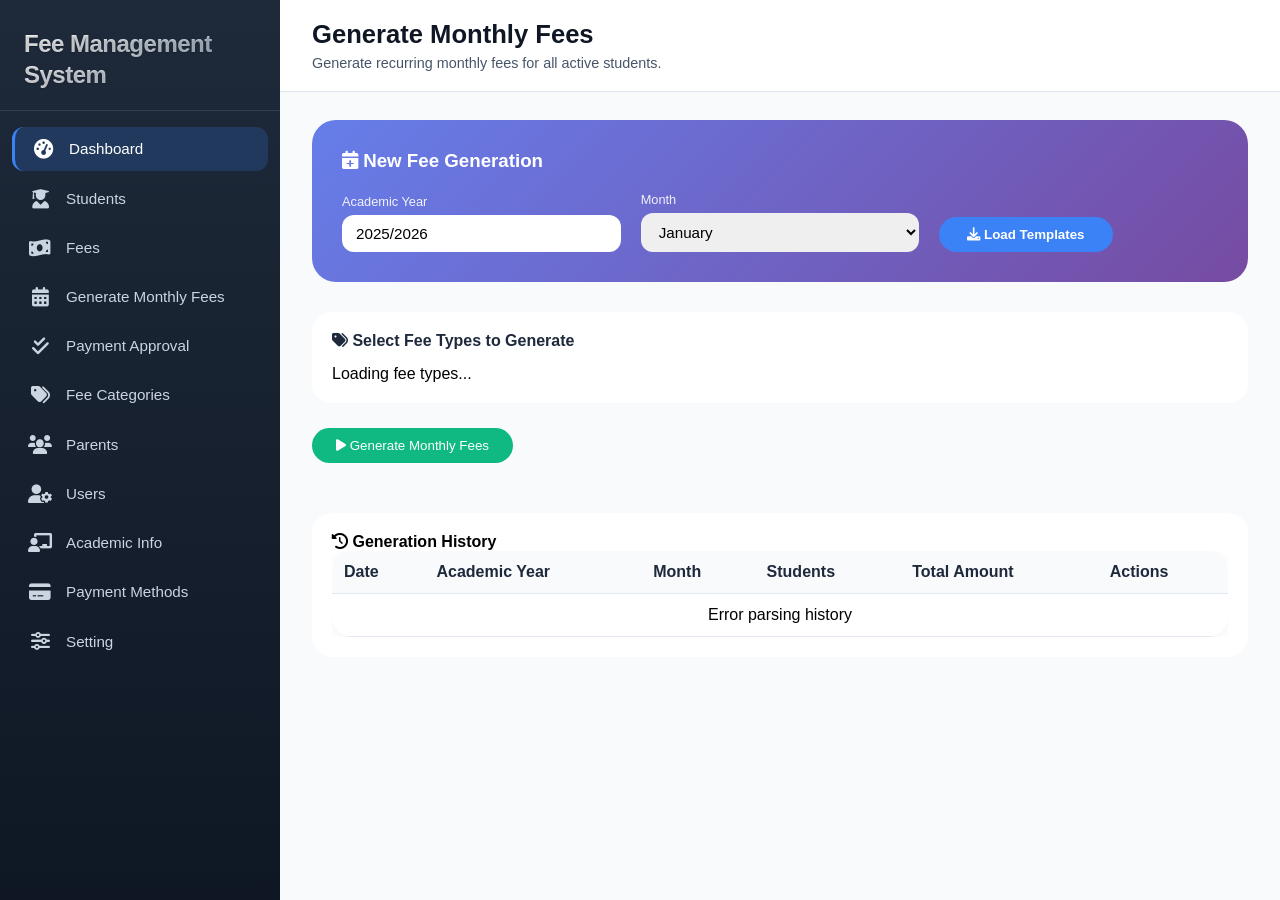
<file: katambo/generate_monthly_fees.html>
<!DOCTYPE html>
<html lang="en">
<head>
    <meta charset="UTF-8">
    <meta name="viewport" content="width=device-width, initial-scale=1.0">
    <title>Fee Management System | Generate Monthly Fees</title>
    <link rel="stylesheet" href="styles.css">
    <link rel="stylesheet" href="https://cdnjs.cloudflare.com/ajax/libs/font-awesome/6.0.0-beta3/css/all.min.css">
    <style>
        .generation-panel {
            background: linear-gradient(135deg, #667eea 0%, #764ba2 100%);
            border-radius: 24px;
            padding: 30px;
            margin-bottom: 30px;
            color: white;
        }
        .generation-form {
            display: flex;
            flex-wrap: wrap;
            gap: 20px;
            align-items: flex-end;
        }
        .form-group-custom {
            flex: 1;
            min-width: 150px;
        }
        .form-group-custom label {
            display: block;
            font-size: 0.8rem;
            margin-bottom: 6px;
            opacity: 0.9;
        }
        .form-group-custom input, .form-group-custom select {
            width: 100%;
            padding: 10px 14px;
            border: none;
            border-radius: 12px;
            font-size: 0.95rem;
        }
        .btn-generate {
            background: #10b981;
            color: white;
            border: none;
            padding: 10px 28px;
            border-radius: 40px;
            cursor: pointer;
            font-weight: 600;
            transition: all 0.3s;
        }
        .btn-generate:hover {
            background: #059669;
            transform: translateY(-2px);
        }
        .fee-types-list {
            background: white;
            border-radius: 20px;
            padding: 20px;
            margin-bottom: 25px;
        }
        .fee-types-list h4 {
            margin-bottom: 15px;
            color: #1e293b;
        }
        .fee-type-checkbox {
            display: inline-flex;
            align-items: center;
            margin-right: 20px;
            margin-bottom: 15px;
            padding: 8px 16px;
            background: #f1f5f9;
            border-radius: 40px;
        }
        .fee-type-checkbox input {
            margin-right: 8px;
        }
        .amount-override {
            margin-left: 10px;
            width: 100px;
            padding: 5px 10px;
            border-radius: 20px;
            border: 1px solid #cbd5e1;
        }
        .preview-table-container {
            background: white;
            border-radius: 20px;
            padding: 20px;
            margin-top: 20px;
        }
        .history-table-container {
            background: white;
            border-radius: 20px;
            padding: 20px;
            margin-top: 30px;
        }
        .badge-generated { background: #e0e7ff; color: #3730a3; padding: 4px 12px; border-radius: 30px; font-size: 0.75rem; }
        .badge-billed { background: #fed7aa; color: #92400e; padding: 4px 12px; border-radius: 30px; font-size: 0.75rem; }
        .badge-paid { background: #d1fae5; color: #065f46; padding: 4px 12px; border-radius: 30px; font-size: 0.75rem; }
        .action-batch-btn {
            background: none;
            border: none;
            cursor: pointer;
            padding: 6px 10px;
            border-radius: 8px;
            transition: all 0.2s;
            font-size: 1rem;
        }
        .action-batch-btn.view { color: #3b82f6; }
        .action-batch-btn.delete { color: #ef4444; }
        .action-batch-btn.convert { color: #10b981; }
        .action-batch-btn:hover { background: #f1f5f9; transform: scale(1.05); }
        .summary-cards {
            display: flex;
            gap: 20px;
            margin-bottom: 20px;
        }
        .summary-card {
            background: white;
            border-radius: 16px;
            padding: 15px 20px;
            flex: 1;
            box-shadow: 0 2px 8px rgba(0,0,0,0.05);
        }
        .summary-card h4 { font-size: 0.85rem; color: #64748b; margin-bottom: 8px; }
        .summary-card .value { font-size: 1.8rem; font-weight: bold; color: #1e293b; }
        .btn-add-fee {
            background: #3b82f6;
            color: white;
            border: none;
            padding: 10px 24px;
            border-radius: 40px;
            cursor: pointer;
            font-weight: 500;
            margin-right: 10px;
        }
        .status-badge {
            display: inline-block;
            padding: 4px 12px;
            border-radius: 30px;
            font-size: 0.75rem;
            font-weight: 600;
        }
        .students-table {
            width: 100%;
            border-collapse: collapse;
        }
        .students-table th, .students-table td {
            padding: 12px;
            text-align: left;
            border-bottom: 1px solid #e2e8f0;
        }
        .students-table th {
            background: #f8fafc;
            font-weight: 600;
        }
    </style>
</head>
<body>
    <div class="app-container">
        <aside class="sidebar">
            <div class="sidebar-header">
                <h1 class="system-title">Fee Management System</h1>
            </div>
            <nav class="sidebar-nav">
                <ul class="nav-menu">
                    <li class="nav-item"><a href="index.html" class="nav-link"><i class="fas fa-tachometer-alt"></i> Dashboard</a></li>
                    <li class="nav-item"><a href="students.html" class="nav-link"><i class="fas fa-user-graduate"></i> Students</a></li>
                    <li class="nav-item"><a href="fees.html" class="nav-link"><i class="fas fa-money-bill-wave"></i> Fees</a></li>
                    <li class="nav-item"><a href="generate_monthly_fees.html" class="nav-link active"><i class="fas fa-calendar-alt"></i> Generate Monthly Fees</a></li>
                    <li class="nav-item"><a href="payment_approval.html" class="nav-link"><i class="fas fa-check-double"></i> Payment Approval</a></li>
                    <li class="nav-item"><a href="fee_categories.html" class="nav-link"><i class="fas fa-tags"></i> Fee Categories</a></li>
                    <li class="nav-item"><a href="#" class="nav-link"><i class="fas fa-users"></i> Parents</a></li>
                    <li class="nav-item"><a href="#" class="nav-link"><i class="fas fa-user-cog"></i> Users</a></li>
                    <li class="nav-item"><a href="#" class="nav-link"><i class="fas fa-chalkboard-teacher"></i> Academic Info</a></li>
                    <li class="nav-item"><a href="#" class="nav-link"><i class="fas fa-credit-card"></i> Payment Methods</a></li>
                    <li class="nav-item"><a href="#" class="nav-link"><i class="fas fa-sliders-h"></i> Setting</a></li>
                </ul>
            </nav>
        </aside>

        <main class="main-content">
            <div class="content-header">
                <h2>Generate Monthly Fees</h2>
                <p>Generate recurring monthly fees for all active students.</p>
            </div>
            <div class="content-area">
                <!-- Generation Panel -->
                <div class="generation-panel">
                    <h3 style="margin-bottom: 20px;"><i class="fas fa-calendar-plus"></i> New Fee Generation</h3>
                    <div class="generation-form">
                        <div class="form-group-custom">
                            <label>Academic Year</label>
                            <input type="text" id="academicYear" placeholder="e.g., 2025/2026" value="2025/2026">
                        </div>
                        <div class="form-group-custom">
                            <label>Month</label>
                            <select id="month">
                                <option value="January">January</option>
                                <option value="February">February</option>
                                <option value="March">March</option>
                                <option value="April">April</option>
                                <option value="May">May</option>
                                <option value="June">June</option>
                                <option value="July">July</option>
                                <option value="August">August</option>
                                <option value="September">September</option>
                                <option value="October">October</option>
                                <option value="November">November</option>
                                <option value="December">December</option>
                            </select>
                        </div>
                        <div class="form-group-custom">
                            <label>&nbsp;</label>
                            <button id="loadTemplatesBtn" class="btn-generate" style="background:#3b82f6;"><i class="fas fa-download"></i> Load Templates</button>
                        </div>
                    </div>
                </div>

                <!-- Fee Types Selection -->
                <div class="fee-types-list" id="feeTypesContainer">
                    <h4><i class="fas fa-tags"></i> Select Fee Types to Generate</h4>
                    <div id="feeTypesCheckboxes">Loading fee types...</div>
                </div>

                <!-- Summary Cards -->
                <div class="summary-cards" id="summaryCards" style="display:none;">
                    <div class="summary-card">
                        <h4>Total Students</h4>
                        <div class="value" id="totalStudents">0</div>
                    </div>
                    <div class="summary-card">
                        <h4>Total Fees to Generate</h4>
                        <div class="value" id="totalFeesCount">0</div>
                    </div>
                    <div class="summary-card">
                        <h4>Total Amount (USD)</h4>
                        <div class="value" id="totalAmount">$0</div>
                    </div>
                </div>

                <!-- Generation Button -->
                <div style="margin-bottom: 30px;">
                    <button id="generateFeesBtn" class="btn-add-fee" style="background:#10b981;"><i class="fas fa-play"></i> Generate Monthly Fees</button>
                    <button id="deleteGeneratedBtn" class="btn-add-fee" style="background:#ef4444; display:none;"><i class="fas fa-trash"></i> Delete This Batch</button>
                </div>

                <!-- Preview Generated Fees -->
                <div class="preview-table-container" id="previewContainer" style="display:none;">
                    <h4><i class="fas fa-eye"></i> Generated Fees Preview for <span id="previewTitle"></span></h4>
                    <div style="overflow-x: auto; max-height: 400px; overflow-y: auto;">
                        <table class="students-table" id="previewTable">
                            <thead>
                                <tr>
                                    <th><input type="checkbox" id="selectAllPreview"></th>
                                    <th>Student</th>
                                    <th>Fee Type</th>
                                    <th>Amount (USD)</th>
                                    <th>Status</th>
                                </tr>
                            </thead>
                            <tbody id="previewTableBody"></tbody>
                         </table>
                    </div>
                    <div style="margin-top: 15px; text-align: right;">
                        <button id="convertSelectedBtn" class="btn-add-fee" style="background:#8b5cf6;"><i class="fas fa-exchange-alt"></i> Convert Selected to Fees</button>
                    </div>
                </div>

                <!-- Generation History -->
                <div class="history-table-container">
                    <h4><i class="fas fa-history"></i> Generation History</h4>
                    <div style="overflow-x: auto;">
                        <table class="students-table" id="historyTable">
                            <thead>
                                <tr>
                                    <th>Date</th>
                                    <th>Academic Year</th>
                                    <th>Month</th>
                                    <th>Students</th>
                                    <th>Total Amount</th>
                                    <th>Actions</th>
                                </tr>
                            </thead>
                            <tbody id="historyTableBody">
                                <tr><td colspan="6" style="text-align:center;">Loading history...</td></tr>
                            </tbody>
                        </table>
                    </div>
                </div>
            </div>
        </main>
    </div>

    <script>
        // DOM elements
        var feeTypesCheckboxes = document.getElementById('feeTypesCheckboxes');
        var academicYearInput = document.getElementById('academicYear');
        var monthSelect = document.getElementById('month');
        var loadTemplatesBtn = document.getElementById('loadTemplatesBtn');
        var generateBtn = document.getElementById('generateFeesBtn');
        var deleteGeneratedBtn = document.getElementById('deleteGeneratedBtn');
        var previewContainer = document.getElementById('previewContainer');
        var summaryCards = document.getElementById('summaryCards');
        var selectAllPreview = document.getElementById('selectAllPreview');
        var previewTitle = document.getElementById('previewTitle');
        
        var currentFeeTypes = [];
        var currentGeneratedFees = [];
        var currentAcademicYear = '';
        var currentMonth = '';

        // Load fee types on page load
        function loadFeeTypes() {
            var xhr = new XMLHttpRequest();
            xhr.open('GET', 'backend/get_fee_types.php', true);
            xhr.onload = function() {
                if (xhr.status === 200) {
                    var data = JSON.parse(xhr.responseText);
                    if (data.success) {
                        displayFeeTypes(data.fee_types);
                    } else {
                        feeTypesCheckboxes.innerHTML = 'Error loading fee types';
                    }
                } else {
                    feeTypesCheckboxes.innerHTML = 'Failed to load fee types';
                }
            };
            xhr.onerror = function() {
                feeTypesCheckboxes.innerHTML = 'Network error';
            };
            xhr.send();
        }

        function displayFeeTypes(feeTypes) {
            currentFeeTypes = feeTypes;
            var html = '';
            for (var i = 0; i < feeTypes.length; i++) {
                html += '<div class="fee-type-checkbox">';
                html += '<input type="checkbox" class="feeTypeCheckbox" value="' + feeTypes[i].fee_type_id + '" data-default="' + feeTypes[i].default_amount + '">';
                html += '<label>' + escapeHtml(feeTypes[i].fee_name) + '</label>';
                html += '<input type="number" class="amount-override" placeholder="Override amount" step="0.01" style="display:none;">';
                html += '</div>';
            }
            feeTypesCheckboxes.innerHTML = html;
            
            // Add event listeners to show amount override on checkbox check
            var checkboxes = document.querySelectorAll('.feeTypeCheckbox');
            for (var c = 0; c < checkboxes.length; c++) {
                checkboxes[c].addEventListener('change', function(e) {
                    var overrideInput = this.parentElement.querySelector('.amount-override');
                    if (this.checked) {
                        overrideInput.style.display = 'inline-block';
                    } else {
                        overrideInput.style.display = 'none';
                        overrideInput.value = '';
                    }
                });
            }
        }

        // Load templates for selected month/year
        loadTemplatesBtn.onclick = function() {
            var academicYear = academicYearInput.value;
            var month = monthSelect.value;
            
            var xhr = new XMLHttpRequest();
            xhr.open('GET', 'backend/get_fee_templates.php', true);
            xhr.onload = function() {
                if (xhr.status === 200) {
                    var data = JSON.parse(xhr.responseText);
                    if (data.success && data.templates.length > 0) {
                        // First uncheck all
                        var checkboxes = document.querySelectorAll('.feeTypeCheckbox');
                        for (var i = 0; i < checkboxes.length; i++) {
                            checkboxes[i].checked = false;
                            var overrideInput = checkboxes[i].parentElement.querySelector('.amount-override');
                            overrideInput.style.display = 'none';
                            overrideInput.value = '';
                        }
                        
                        // Check templates that match
                        for (var t = 0; t < data.templates.length; t++) {
                            var template = data.templates[t];
                            if (template.academic_year === academicYear && template.month === month) {
                                var checkbox = document.querySelector('.feeTypeCheckbox[value="' + template.fee_type_id + '"]');
                                if (checkbox) {
                                    checkbox.checked = true;
                                    var overrideInput = checkbox.parentElement.querySelector('.amount-override');
                                    overrideInput.style.display = 'inline-block';
                                    overrideInput.value = template.amount;
                                }
                            }
                        }
                        alert('Templates loaded for ' + month + ' ' + academicYear);
                    } else {
                        alert('No templates found for ' + month + ' ' + academicYear + '. You can set amounts manually.');
                    }
                } else {
                    alert('Failed to load templates');
                }
            };
            xhr.send();
        };

        // Generate fees
        generateBtn.onclick = function() {
            var academicYear = academicYearInput.value;
            var month = monthSelect.value;
            var selectedFeeTypes = [];
            var amountOverrides = {};
            
            var checkboxes = document.querySelectorAll('.feeTypeCheckbox:checked');
            if (checkboxes.length === 0) {
                alert('Please select at least one fee type');
                return;
            }
            
            for (var i = 0; i < checkboxes.length; i++) {
                var feeTypeId = checkboxes[i].value;
                selectedFeeTypes.push(feeTypeId);
                var overrideInput = checkboxes[i].parentElement.querySelector('.amount-override');
                if (overrideInput.value && parseFloat(overrideInput.value) > 0) {
                    amountOverrides[feeTypeId] = parseFloat(overrideInput.value);
                }
            }
            
            if (confirm('Generate fees for ' + month + ' ' + academicYear + '?')) {
                var data = {
                    academic_year: academicYear,
                    month: month,
                    fee_type_ids: selectedFeeTypes,
                    amount_overrides: amountOverrides
                };
                
                var xhr = new XMLHttpRequest();
                xhr.open('POST', 'backend/generate_monthly_fees.php', true);
                xhr.setRequestHeader('Content-Type', 'application/json');
                xhr.onload = function() {
                    if (xhr.status === 200) {
                        var response = JSON.parse(xhr.responseText);
                        if (response.success) {
                            alert(response.message);
                            // Load the generated fees for preview
                            loadGeneratedFees(academicYear, month);
                            loadGenerationHistory();
                        } else {
                            alert('Error: ' + response.message);
                        }
                    } else {
                        alert('HTTP error: ' + xhr.status);
                    }
                };
                xhr.onerror = function() {
                    alert('Network error');
                };
                xhr.send(JSON.stringify(data));
            }
        };

        // Load generated fees for preview
        function loadGeneratedFees(academicYear, month) {
            currentAcademicYear = academicYear;
            currentMonth = month;
            previewTitle.innerHTML = month + ' ' + academicYear;
            
            var xhr = new XMLHttpRequest();
            xhr.open('GET', 'backend/get_generated_fees.php?academic_year=' + encodeURIComponent(academicYear) + '&month=' + encodeURIComponent(month), true);
            xhr.onload = function() {
                if (xhr.status === 200) {
                    try {
                        var data = JSON.parse(xhr.responseText);
                        if (data.success) {
                            if (data.fees && data.fees.length > 0) {
                                currentGeneratedFees = data.fees;
                                displayPreview(data.fees);
                                deleteGeneratedBtn.style.display = 'inline-block';
                            } else {
                                previewContainer.style.display = 'none';
                                summaryCards.style.display = 'none';
                                deleteGeneratedBtn.style.display = 'none';
                                alert('No fees found for ' + month + ' ' + academicYear);
                            }
                        } else {
                            alert('Error loading fees: ' + (data.message || 'Unknown error'));
                            previewContainer.style.display = 'none';
                        }
                    } catch(e) {
                        alert('Error parsing response: ' + e.message);
                        previewContainer.style.display = 'none';
                    }
                } else {
                    alert('Failed to load fees (HTTP ' + xhr.status + ')');
                }
            };
            xhr.onerror = function() {
                alert('Network error loading fees');
            };
            xhr.send();
        }

        function displayPreview(fees) {
            // Calculate summary
            var uniqueStudents = new Set();
            var totalAmount = 0;
            for (var i = 0; i < fees.length; i++) {
                uniqueStudents.add(fees[i].student_id);
                totalAmount += parseFloat(fees[i].amount);
            }
            
            document.getElementById('totalStudents').innerHTML = uniqueStudents.size;
            document.getElementById('totalFeesCount').innerHTML = fees.length;
            document.getElementById('totalAmount').innerHTML = '$ ' + formatNumber(totalAmount);
            summaryCards.style.display = 'flex';
            
            var html = '';
            for (var f = 0; f < fees.length; f++) {
                var fee = fees[f];
                var statusClass = '';
                if (fee.status === 'Generated') statusClass = 'badge-generated';
                else if (fee.status === 'Billed') statusClass = 'badge-billed';
                else if (fee.status === 'Paid') statusClass = 'badge-paid';
                else statusClass = 'badge-generated';
                
                html += '<tr>';
                html += '<td><input type="checkbox" class="previewCheckbox" value="' + fee.monthly_fee_id + '"></td>';
                html += '<td>' + escapeHtml(fee.student_name) + '<br><small>' + (fee.roll_number || '') + ' | ' + (fee.class || '') + '</small></td>';
                html += '<td>' + escapeHtml(fee.fee_name) + '</td>';
                html += '<td>$ ' + formatNumber(fee.amount) + '</td>';
                html += '<td><span class="' + statusClass + '">' + fee.status + '</span></td>';
                html += '</tr>';
            }
            document.getElementById('previewTableBody').innerHTML = html;
            previewContainer.style.display = 'block';
            
            // Scroll to preview
            previewContainer.scrollIntoView({ behavior: 'smooth' });
            
            // Select All functionality
            selectAllPreview.onchange = function() {
                var checkboxes = document.querySelectorAll('.previewCheckbox');
                for (var c = 0; c < checkboxes.length; c++) {
                    checkboxes[c].checked = selectAllPreview.checked;
                }
            };
        }

        // Convert selected fees
        document.getElementById('convertSelectedBtn').onclick = function() {
            var selectedIds = [];
            var checkboxes = document.querySelectorAll('.previewCheckbox:checked');
            for (var i = 0; i < checkboxes.length; i++) {
                selectedIds.push(checkboxes[i].value);
            }
            
            if (selectedIds.length === 0) {
                alert('Please select fees to convert');
                return;
            }
            
            if (confirm('Convert ' + selectedIds.length + ' fee(s) to actual student fees?')) {
                var xhr = new XMLHttpRequest();
                xhr.open('POST', 'backend/convert_to_fees.php', true);
                xhr.setRequestHeader('Content-Type', 'application/json');
                xhr.onload = function() {
                    if (xhr.status === 200) {
                        var response = JSON.parse(xhr.responseText);
                        if (response.success) {
                            alert(response.message);
                            loadGeneratedFees(currentAcademicYear, currentMonth);
                            loadGenerationHistory();
                        } else {
                            alert('Error: ' + response.message);
                        }
                    } else {
                        alert('HTTP error: ' + xhr.status);
                    }
                };
                xhr.onerror = function() {
                    alert('Network error');
                };
                xhr.send(JSON.stringify({monthly_fee_ids: selectedIds}));
            }
        };

        // Delete generated fees
        deleteGeneratedBtn.onclick = function() {
            if (confirm('Delete ALL generated fees for ' + currentMonth + ' ' + currentAcademicYear + '? This cannot be undone.')) {
                var xhr = new XMLHttpRequest();
                xhr.open('POST', 'backend/delete_monthly_fees.php', true);
                xhr.setRequestHeader('Content-Type', 'application/json');
                xhr.onload = function() {
                    if (xhr.status === 200) {
                        var response = JSON.parse(xhr.responseText);
                        if (response.success) {
                            alert(response.message);
                            previewContainer.style.display = 'none';
                            summaryCards.style.display = 'none';
                            deleteGeneratedBtn.style.display = 'none';
                            loadGenerationHistory();
                            currentGeneratedFees = [];
                        } else {
                            alert('Error: ' + response.message);
                        }
                    } else {
                        alert('HTTP error: ' + xhr.status);
                    }
                };
                xhr.onerror = function() {
                    alert('Network error');
                };
                xhr.send(JSON.stringify({academic_year: currentAcademicYear, month: currentMonth}));
            }
        };

        // Load generation history
        function loadGenerationHistory() {
            var xhr = new XMLHttpRequest();
            xhr.open('GET', 'backend/get_generation_batches.php', true);
            xhr.onload = function() {
                if (xhr.status === 200) {
                    try {
                        var data = JSON.parse(xhr.responseText);
                        if (data.success) {
                            displayHistory(data.batches);
                        } else {
                            document.getElementById('historyTableBody').innerHTML = '<tr><td colspan="6" style="text-align:center;">Error loading history</td></tr>';
                        }
                    } catch(e) {
                        document.getElementById('historyTableBody').innerHTML = '<tr><td colspan="6" style="text-align:center;">Error parsing history</td></tr>';
                    }
                } else {
                    document.getElementById('historyTableBody').innerHTML = '<tr><td colspan="6" style="text-align:center;">Failed to load history</td></tr>';
                }
            };
            xhr.onerror = function() {
                document.getElementById('historyTableBody').innerHTML = '<tr><td colspan="6" style="text-align:center;">Network error</td></tr>';
            };
            xhr.send();
        }

        function displayHistory(batches) {
            if (!batches || batches.length === 0) {
                document.getElementById('historyTableBody').innerHTML = '<tr><td colspan="6" style="text-align:center;">No generation history found</td></tr>';
                return;
            }
            
            var html = '';
            for (var i = 0; i < batches.length; i++) {
                var b = batches[i];
                html += '<tr>';
                html += '<td>' + b.generated_date + '</td>';
                html += '<td>' + escapeHtml(b.academic_year) + '</td>';
                html += '<td>' + escapeHtml(b.month) + '</td>';
                html += '<td>' + b.total_students + '</td>';
                html += '<td>$ ' + formatNumber(b.total_amount) + '</td>';
                html += '<td class="action-buttons">';
                html += '<button class="action-batch-btn view" onclick="viewHistoryBatch(\'' + escapeHtml(b.academic_year) + '\', \'' + escapeHtml(b.month) + '\')" title="View this batch"><i class="fas fa-eye"></i></button>';
                html += '<button class="action-batch-btn delete" onclick="deleteHistoryBatch(\'' + escapeHtml(b.academic_year) + '\', \'' + escapeHtml(b.month) + '\')" title="Delete this batch"><i class="fas fa-trash-alt"></i></button>';
                html += '</td>';
                html += '</tr>';
            }
            document.getElementById('historyTableBody').innerHTML = html;
        }

        // View history batch (FIXED)
        window.viewHistoryBatch = function(academicYear, month) {
            // Update the academic year and month inputs to reflect what we're viewing
            academicYearInput.value = academicYear;
            monthSelect.value = month;
            
            // Load the fees for this batch
            loadGeneratedFees(academicYear, month);
            
            // Also load templates for this month/year to show what was used
            var xhr = new XMLHttpRequest();
            xhr.open('GET', 'backend/get_fee_templates.php', true);
            xhr.onload = function() {
                if (xhr.status === 200) {
                    var data = JSON.parse(xhr.responseText);
                    if (data.success && data.templates.length > 0) {
                        var checkboxes = document.querySelectorAll('.feeTypeCheckbox');
                        for (var i = 0; i < checkboxes.length; i++) {
                            checkboxes[i].checked = false;
                            var overrideInput = checkboxes[i].parentElement.querySelector('.amount-override');
                            overrideInput.style.display = 'none';
                            overrideInput.value = '';
                        }
                        
                        for (var t = 0; t < data.templates.length; t++) {
                            var template = data.templates[t];
                            if (template.academic_year === academicYear && template.month === month) {
                                var checkbox = document.querySelector('.feeTypeCheckbox[value="' + template.fee_type_id + '"]');
                                if (checkbox) {
                                    checkbox.checked = true;
                                    var overrideInput = checkbox.parentElement.querySelector('.amount-override');
                                    overrideInput.style.display = 'inline-block';
                                    overrideInput.value = template.amount;
                                }
                            }
                        }
                    }
                }
            };
            xhr.send();
        };

        // Delete history batch
        window.deleteHistoryBatch = function(academicYear, month) {
            if (confirm('Delete ALL fees for ' + month + ' ' + academicYear + '? This cannot be undone.')) {
                var xhr = new XMLHttpRequest();
                xhr.open('POST', 'backend/delete_monthly_fees.php', true);
                xhr.setRequestHeader('Content-Type', 'application/json');
                xhr.onload = function() {
                    if (xhr.status === 200) {
                        var response = JSON.parse(xhr.responseText);
                        if (response.success) {
                            alert(response.message);
                            loadGenerationHistory();
                            if (currentAcademicYear === academicYear && currentMonth === month) {
                                previewContainer.style.display = 'none';
                                summaryCards.style.display = 'none';
                                deleteGeneratedBtn.style.display = 'none';
                            }
                        } else {
                            alert('Error: ' + response.message);
                        }
                    } else {
                        alert('HTTP error: ' + xhr.status);
                    }
                };
                xhr.onerror = function() {
                    alert('Network error');
                };
                xhr.send(JSON.stringify({academic_year: academicYear, month: month}));
            }
        };

        function formatNumber(num) {
            if (!num) return '0.00';
            return parseFloat(num).toLocaleString('en-US', {minimumFractionDigits: 2, maximumFractionDigits: 2});
        }

        function escapeHtml(str) {
            if (!str) return '';
            return str.replace(/[&<>]/g, function(m) {
                if (m === '&') return '&amp;';
                if (m === '<') return '&lt;';
                if (m === '>') return '&gt;';
                return m;
            });
        }

        // Initialize
        loadFeeTypes();
        loadGenerationHistory();
    </script>
</body>
</html>
</file>
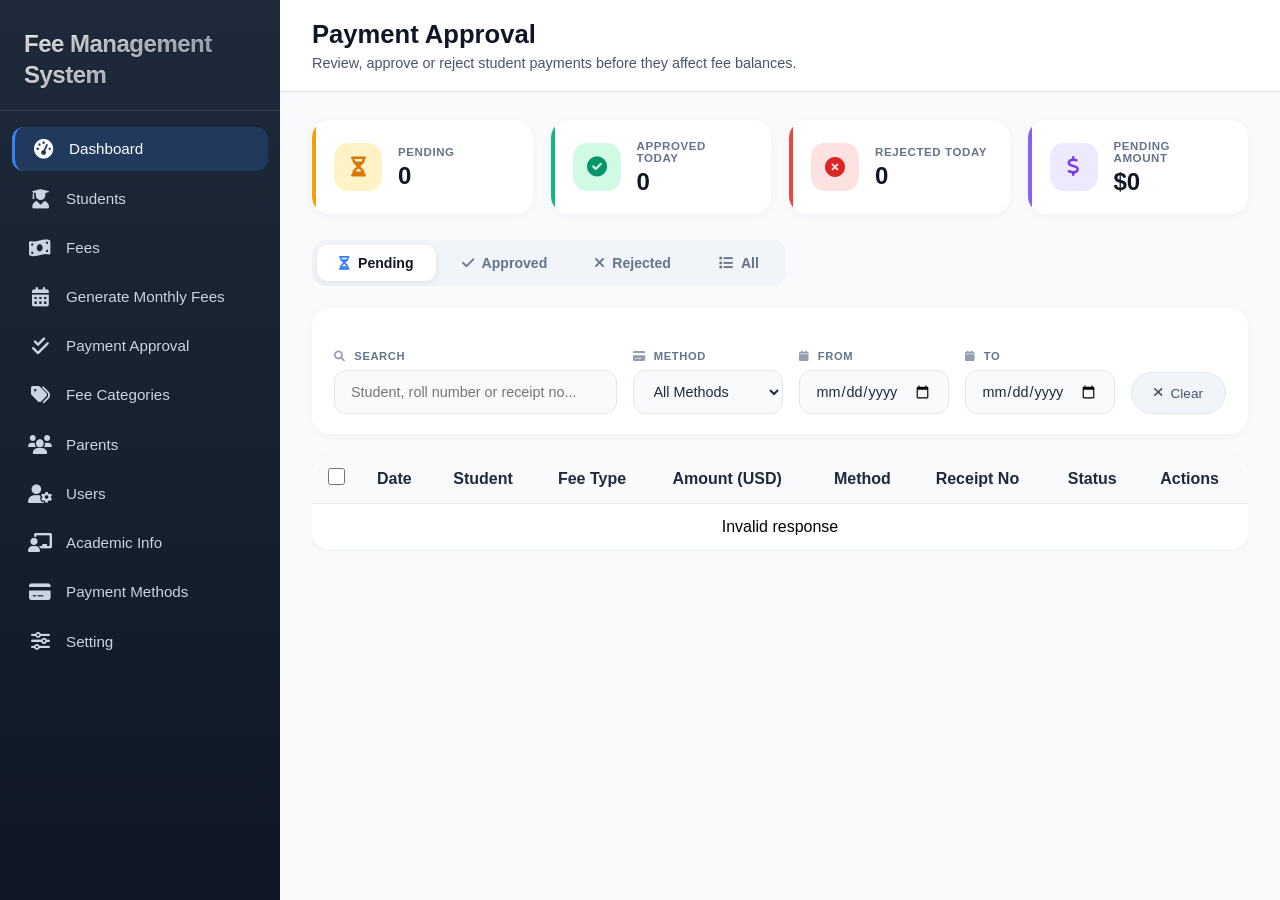
<file: katambo/payment_approval.html>
<!DOCTYPE html>
<html lang="en">
<head>
    <meta charset="UTF-8">
    <meta name="viewport" content="width=device-width, initial-scale=1.0">
    <title>Fee Management System | Payment Approval</title>
    <link rel="stylesheet" href="styles.css">
    <link rel="stylesheet" href="https://cdnjs.cloudflare.com/ajax/libs/font-awesome/6.0.0-beta3/css/all.min.css">
</head>
<body>
    <div class="app-container">
        <!-- SIDEBAR -->
        <aside class="sidebar">
            <div class="sidebar-header">
                <h1 class="system-title">Fee Management System</h1>
            </div>
            <nav class="sidebar-nav">
                <ul class="nav-menu">
                    <li class="nav-item"><a href="index.html" class="nav-link"><i class="fas fa-tachometer-alt"></i> Dashboard</a></li>
                    <li class="nav-item"><a href="students.html" class="nav-link"><i class="fas fa-user-graduate"></i> Students</a></li>
                    <li class="nav-item"><a href="fees.html" class="nav-link"><i class="fas fa-money-bill-wave"></i> Fees</a></li>
                    <li class="nav-item"><a href="generate_monthly_fees.html" class="nav-link"><i class="fas fa-calendar-alt"></i> Generate Monthly Fees</a></li>
                    <li class="nav-item"><a href="payment_approval.html" class="nav-link active"><i class="fas fa-check-double"></i> Payment Approval</a></li>
                    <li class="nav-item"><a href="fee_categories.html" class="nav-link"><i class="fas fa-tags"></i> Fee Categories</a></li>
                    <li class="nav-item"><a href="#" class="nav-link"><i class="fas fa-users"></i> Parents</a></li>
                    <li class="nav-item"><a href="#" class="nav-link"><i class="fas fa-user-cog"></i> Users</a></li>
                    <li class="nav-item"><a href="#" class="nav-link"><i class="fas fa-chalkboard-teacher"></i> Academic Info</a></li>
                    <li class="nav-item"><a href="#" class="nav-link"><i class="fas fa-credit-card"></i> Payment Methods</a></li>
                    <li class="nav-item"><a href="#" class="nav-link"><i class="fas fa-sliders-h"></i> Setting</a></li>
                </ul>
            </nav>
        </aside>

        <!-- MAIN -->
        <main class="main-content">
            <div class="content-header">
                <h2>Payment Approval</h2>
                <p>Review, approve or reject student payments before they affect fee balances.</p>
            </div>
            <div class="content-area">

                <!-- SUMMARY CARDS -->
                <div class="summary-cards">
                    <div class="summary-card pending">
                        <div class="summary-icon"><i class="fas fa-hourglass-half"></i></div>
                        <div class="summary-info">
                            <h4>Pending</h4>
                            <div class="value" id="pendingCount">0</div>
                        </div>
                    </div>
                    <div class="summary-card approved">
                        <div class="summary-icon"><i class="fas fa-check-circle"></i></div>
                        <div class="summary-info">
                            <h4>Approved Today</h4>
                            <div class="value" id="approvedToday">0</div>
                        </div>
                    </div>
                    <div class="summary-card rejected">
                        <div class="summary-icon"><i class="fas fa-times-circle"></i></div>
                        <div class="summary-info">
                            <h4>Rejected Today</h4>
                            <div class="value" id="rejectedToday">0</div>
                        </div>
                    </div>
                    <div class="summary-card amount">
                        <div class="summary-icon"><i class="fas fa-dollar-sign"></i></div>
                        <div class="summary-info">
                            <h4>Pending Amount</h4>
                            <div class="value" id="pendingAmount">$0</div>
                        </div>
                    </div>
                </div>

                <!-- TABS -->
                <div class="approval-tabs">
                    <button class="approval-tab active" data-status="Pending"><i class="fas fa-hourglass-half"></i> Pending</button>
                    <button class="approval-tab" data-status="Approved"><i class="fas fa-check"></i> Approved</button>
                    <button class="approval-tab" data-status="Rejected"><i class="fas fa-times"></i> Rejected</button>
                    <button class="approval-tab" data-status="all"><i class="fas fa-list"></i> All</button>
                </div>

                <!-- FILTER BAR -->
                <div class="approval-filter-bar">
                    <div class="approval-filter-row">
                        <div class="fg search">
                            <label><i class="fas fa-search"></i> Search</label>
                            <input type="text" id="searchInput" placeholder="Student, roll number or receipt no...">
                        </div>
                        <div class="fg">
                            <label><i class="fas fa-credit-card"></i> Method</label>
                            <select id="methodFilter">
                                <option value="all">All Methods</option>
                            </select>
                        </div>
                        <div class="fg">
                            <label><i class="fas fa-calendar"></i> From</label>
                            <input type="date" id="dateFrom">
                        </div>
                        <div class="fg">
                            <label><i class="fas fa-calendar"></i> To</label>
                            <input type="date" id="dateTo">
                        </div>
                        <div class="fg" style="flex:0; min-width:auto;">
                            <label>&nbsp;</label>
                            <button id="clearFiltersBtn" class="clear-filter-btn" style="padding:10px 22px; border-radius:40px; border:1px solid #e2e8f0; background:#f1f5f9; cursor:pointer; font-weight:500; height:42px;">
                                <i class="fas fa-times"></i> Clear
                            </button>
                        </div>
                    </div>
                </div>

                <!-- BULK BAR -->
                <div class="bulk-bar" id="bulkBar">
                    <div class="info"><span id="selectedCount">0</span> payment(s) selected</div>
                    <div class="bulk-actions">
                        <button class="btn-approve-bulk" id="bulkApproveBtn"><i class="fas fa-check"></i> Approve Selected</button>
                        <button class="btn-reject-bulk" id="bulkRejectBtn"><i class="fas fa-times"></i> Reject Selected</button>
                        <button class="btn-clear-selection" id="clearSelectionBtn">Clear</button>
                    </div>
                </div>

                <!-- TABLE -->
                <div style="overflow-x: auto;">
                    <table class="students-table" id="paymentsTable">
                        <thead>
                            <tr>
                                <th style="width:40px;"><input type="checkbox" id="selectAllCheckbox" class="payment-checkbox"></th>
                                <th>Date</th>
                                <th>Student</th>
                                <th>Fee Type</th>
                                <th>Amount (USD)</th>
                                <th>Method</th>
                                <th>Receipt No</th>
                                <th>Status</th>
                                <th>Actions</th>
                            </tr>
                        </thead>
                        <tbody id="paymentsTableBody">
                            <tr><td colspan="9" style="text-align:center;">Loading payments...</td></tr>
                        </tbody>
                    </table>
                </div>
            </div>
        </main>
    </div>

    <!-- DETAILS MODAL -->
    <div id="detailsModal" class="modal-overlay">
        <div class="modal-container" style="max-width: 520px; height:auto; max-height:85vh;">
            <div class="modal-header">
                <h3><i class="fas fa-receipt"></i> Payment Details</h3>
                <button class="close-modal">&times;</button>
            </div>
            <div class="modal-body" id="detailsModalBody">Loading...</div>
            <div class="modal-footer">
                <button type="button" class="btn-cancel">Close</button>
            </div>
        </div>
    </div>

    <!-- REJECT MODAL -->
    <div id="rejectModal" class="modal-overlay">
        <div class="modal-container reject-modal" style="max-width: 480px; height:auto; max-height:85vh;">
            <div class="modal-header">
                <h3><i class="fas fa-times-circle" style="color:#ef4444;"></i> Reject Payment</h3>
                <button class="close-modal">&times;</button>
            </div>
            <div class="modal-body">
                <p style="margin-bottom:12px; color:#475569;">Please provide a reason for rejecting this payment:</p>
                <textarea id="rejectReason" placeholder="e.g., Receipt number does not match, Amount does not match..."></textarea>
            </div>
            <div class="modal-footer">
                <button type="button" class="btn-cancel">Cancel</button>
                <button type="button" id="confirmRejectBtn" class="btn-submit" style="background:#ef4444;">Reject Payment</button>
            </div>
        </div>
    </div>

    <script>
        // State
        var currentStatus = 'Pending';
        var payments = [];
        var selectedPaymentIds = [];
        var rejectTargetIds = [];

        // DOM
        var tableBody = document.getElementById('paymentsTableBody');
        var searchInput = document.getElementById('searchInput');
        var methodFilter = document.getElementById('methodFilter');
        var dateFrom = document.getElementById('dateFrom');
        var dateTo = document.getElementById('dateTo');
        var bulkBar = document.getElementById('bulkBar');
        var selectedCountEl = document.getElementById('selectedCount');
        var selectAllCheckbox = document.getElementById('selectAllCheckbox');

        // Init
        loadPaymentMethods();
        loadPayments();

        // Tabs
        var tabBtns = document.querySelectorAll('.approval-tab');
        for (var i = 0; i < tabBtns.length; i++) {
            tabBtns[i].addEventListener('click', function() {
                for (var j = 0; j < tabBtns.length; j++) tabBtns[j].classList.remove('active');
                this.classList.add('active');
                currentStatus = this.getAttribute('data-status');
                selectedPaymentIds = [];
                updateBulkBar();
                loadPayments();
            });
        }

        function loadPayments() {
            tableBody.innerHTML = '<tr><td colspan="9" style="text-align:center;">Loading...</td></tr>';
            var params = '?status=' + encodeURIComponent(currentStatus);
            if (searchInput.value) params += '&search=' + encodeURIComponent(searchInput.value);
            if (methodFilter.value && methodFilter.value !== 'all') params += '&method=' + encodeURIComponent(methodFilter.value);
            if (dateFrom.value) params += '&date_from=' + encodeURIComponent(dateFrom.value);
            if (dateTo.value) params += '&date_to=' + encodeURIComponent(dateTo.value);

            var xhr = new XMLHttpRequest();
            xhr.open('GET', 'backend/get_pending_payments.php' + params, true);
            xhr.onload = function() {
                if (xhr.status === 200) {
                    try {
                        var data = JSON.parse(xhr.responseText);
                        if (data.success) {
                            payments = data.payments;
                            displayPayments(payments);
                            updateSummary(data.counts);
                        } else {
                            tableBody.innerHTML = '<tr><td colspan="9" style="text-align:center;">Error loading payments</td></tr>';
                        }
                    } catch(e) {
                        tableBody.innerHTML = '<tr><td colspan="9" style="text-align:center;">Invalid response</td></tr>';
                    }
                } else {
                    tableBody.innerHTML = '<tr><td colspan="9" style="text-align:center;">HTTP error ' + xhr.status + '</td></tr>';
                }
            };
            xhr.onerror = function() {
                tableBody.innerHTML = '<tr><td colspan="9" style="text-align:center;">Network error</td></tr>';
            };
            xhr.send();
        }

        function displayPayments(list) {
            if (!list || list.length === 0) {
                tableBody.innerHTML = '<tr><td colspan="9" style="text-align:center;">No payments found.</td></tr>';
                selectAllCheckbox.checked = false;
                return;
            }
            var html = '';
            for (var i = 0; i < list.length; i++) {
                var p = list[i];
                var statusClass = p.approval_status === 'Pending' ? 'approval-pending' : (p.approval_status === 'Approved' ? 'approval-approved' : 'approval-rejected');
                var isPending = p.approval_status === 'Pending';
                var isChecked = selectedPaymentIds.indexOf(String(p.payment_id)) > -1 ? 'checked' : '';

                html += '<tr>';
                if (isPending) {
                    html += '<td><input type="checkbox" class="payment-checkbox row-checkbox" value="' + p.payment_id + '" ' + isChecked + '></td>';
                } else {
                    html += '<td></td>';
                }
                html += '<td>' + formatDate(p.payment_date) + '</td>';
                html += '<td>' + escapeHtml(p.student_name) + '<br><small style="color:#64748b;">' + escapeHtml(p.roll_number || '') + ' | ' + escapeHtml(p.class || '') + '</small></td>';
                html += '<td>' + escapeHtml(p.fee_type) + '</td>';
                html += '<td><strong>$ ' + formatNumber(p.amount_paid) + '</strong></td>';
                html += '<td><span class="method-badge">' + escapeHtml(p.payment_method || 'Cash') + '</span></td>';
                html += '<td>' + (p.receipt_no ? escapeHtml(p.receipt_no) : '-') + '</td>';
                html += '<td><span class="approval-badge ' + statusClass + '">' + p.approval_status + '</span></td>';
                html += '<td class="approval-actions">';
                html += '<button class="btn-view" onclick="viewPayment(' + p.payment_id + ')" title="View details"><i class="fas fa-eye"></i></button>';
                if (isPending) {
                    html += '<button class="btn-approve" onclick="approvePayment(' + p.payment_id + ')" title="Approve"><i class="fas fa-check"></i></button>';
                    html += '<button class="btn-reject" onclick="openRejectModal([' + p.payment_id + '])" title="Reject"><i class="fas fa-times"></i></button>';
                }
                html += '</td></tr>';
            }
            tableBody.innerHTML = html;

            var rowCheckboxes = document.querySelectorAll('.row-checkbox');
            for (var c = 0; c < rowCheckboxes.length; c++) {
                rowCheckboxes[c].addEventListener('change', function() {
                    handleRowCheck(this);
                });
            }
            selectAllCheckbox.checked = false;
        }

        function handleRowCheck(checkbox) {
            var id = checkbox.value;
            if (checkbox.checked) {
                if (selectedPaymentIds.indexOf(id) === -1) selectedPaymentIds.push(id);
            } else {
                var idx = selectedPaymentIds.indexOf(id);
                if (idx > -1) selectedPaymentIds.splice(idx, 1);
            }
            updateBulkBar();
        }

        selectAllCheckbox.addEventListener('change', function() {
            var rowCheckboxes = document.querySelectorAll('.row-checkbox');
            selectedPaymentIds = [];
            for (var i = 0; i < rowCheckboxes.length; i++) {
                rowCheckboxes[i].checked = selectAllCheckbox.checked;
                if (selectAllCheckbox.checked) selectedPaymentIds.push(rowCheckboxes[i].value);
            }
            updateBulkBar();
        });

        function updateBulkBar() {
            selectedCountEl.textContent = selectedPaymentIds.length;
            if (selectedPaymentIds.length > 0) bulkBar.classList.add('show');
            else bulkBar.classList.remove('show');
        }

        function updateSummary(counts) {
            document.getElementById('pendingCount').textContent = counts.pending_count || 0;
            document.getElementById('approvedToday').textContent = counts.approved_today || 0;
            document.getElementById('rejectedToday').textContent = counts.rejected_today || 0;
            document.getElementById('pendingAmount').textContent = '$ ' + formatNumber(counts.pending_amount || 0);
        }

        window.approvePayment = function(paymentId) {
            if (!confirm('Approve this payment? It will be added to the fee balance.')) return;
            processPayments([String(paymentId)], 'approve');
        };

        window.openRejectModal = function(paymentIds) {
            rejectTargetIds = paymentIds;
            document.getElementById('rejectReason').value = '';
            document.getElementById('rejectModal').style.visibility = 'visible';
            document.getElementById('rejectModal').style.opacity = '1';
        };

        document.getElementById('confirmRejectBtn').addEventListener('click', function() {
            var reason = document.getElementById('rejectReason').value.trim();
            if (!reason) {
                alert('Please provide a reason for rejection');
                return;
            }
            processPayments(rejectTargetIds, 'reject', reason);
            document.getElementById('rejectModal').style.visibility = 'hidden';
            document.getElementById('rejectModal').style.opacity = '0';
        });

        function processPayments(ids, action, reason) {
            var payload = {
                payment_ids: ids,
                action: action,
                reason: reason || null,
                approved_by: 'Admin'
            };
            var xhr = new XMLHttpRequest();
            xhr.open('POST', 'backend/approve_payment.php', true);
            xhr.setRequestHeader('Content-Type', 'application/json');
            xhr.onload = function() {
                if (xhr.status === 200) {
                    var res = JSON.parse(xhr.responseText);
                    if (res.success) {
                        alert(res.message);
                        selectedPaymentIds = [];
                        updateBulkBar();
                        loadPayments();
                    } else {
                        alert('Error: ' + res.message);
                    }
                } else {
                    alert('HTTP error: ' + xhr.status);
                }
            };
            xhr.onerror = function() { alert('Network error'); };
            xhr.send(JSON.stringify(payload));
        }

        document.getElementById('bulkApproveBtn').addEventListener('click', function() {
            if (selectedPaymentIds.length === 0) return;
            if (!confirm('Approve ' + selectedPaymentIds.length + ' payment(s)?')) return;
            processPayments(selectedPaymentIds, 'approve');
        });

        document.getElementById('bulkRejectBtn').addEventListener('click', function() {
            if (selectedPaymentIds.length === 0) return;
            openRejectModal(selectedPaymentIds.slice());
        });

        document.getElementById('clearSelectionBtn').addEventListener('click', function() {
            selectedPaymentIds = [];
            var rowCheckboxes = document.querySelectorAll('.row-checkbox');
            for (var i = 0; i < rowCheckboxes.length; i++) rowCheckboxes[i].checked = false;
            selectAllCheckbox.checked = false;
            updateBulkBar();
        });

        window.viewPayment = function(paymentId) {
            var payment = null;
            for (var i = 0; i < payments.length; i++) {
                if (String(payments[i].payment_id) === String(paymentId)) { payment = payments[i]; break; }
            }
            if (!payment) return;

            var html = '';
            html += '<div class="detail-row"><span class="label">Payment ID</span><span class="value">#' + payment.payment_id + '</span></div>';
            html += '<div class="detail-row"><span class="label">Student</span><span class="value">' + escapeHtml(payment.student_name) + '</span></div>';
            html += '<div class="detail-row"><span class="label">Roll Number</span><span class="value">' + escapeHtml(payment.roll_number || '-') + '</span></div>';
            html += '<div class="detail-row"><span class="label">Class</span><span class="value">' + escapeHtml(payment.class || '-') + '</span></div>';
            html += '<div class="detail-row"><span class="label">Fee Type</span><span class="value">' + escapeHtml(payment.fee_type) + '</span></div>';
            html += '<div class="detail-row"><span class="label">Amount</span><span class="value">$ ' + formatNumber(payment.amount_paid) + '</span></div>';
            html += '<div class="detail-row"><span class="label">Payment Date</span><span class="value">' + formatDate(payment.payment_date) + '</span></div>';
            html += '<div class="detail-row"><span class="label">Method</span><span class="value">' + escapeHtml(payment.payment_method || 'Cash') + '</span></div>';
            html += '<div class="detail-row"><span class="label">Receipt No</span><span class="value">' + (payment.receipt_no ? escapeHtml(payment.receipt_no) : '-') + '</span></div>';
            html += '<div class="detail-row"><span class="label">Status</span><span class="value">' + payment.approval_status + '</span></div>';
            if (payment.notes) {
                html += '<div class="detail-row"><span class="label">Notes</span><span class="value">' + escapeHtml(payment.notes) + '</span></div>';
            }
            if (payment.approval_status === 'Rejected' && payment.rejection_reason) {
                html += '<div class="detail-row"><span class="label">Rejection Reason</span><span class="value" style="color:#ef4444;">' + escapeHtml(payment.rejection_reason) + '</span></div>';
            }
            if (payment.approved_by) {
                html += '<div class="detail-row"><span class="label">' + (payment.approval_status === 'Approved' ? 'Approved By' : 'Processed By') + '</span><span class="value">' + escapeHtml(payment.approved_by) + '</span></div>';
            }
            if (payment.approved_at) {
                html += '<div class="detail-row"><span class="label">Processed At</span><span class="value">' + formatDate(payment.approved_at) + '</span></div>';
            }
            html += '<div class="detail-row"><span class="label">Fee Total</span><span class="value">$ ' + formatNumber(payment.total_amount) + '</span></div>';
            html += '<div class="detail-row"><span class="label">Total Paid (approved)</span><span class="value">$ ' + formatNumber(payment.total_paid) + '</span></div>';

            document.getElementById('detailsModalBody').innerHTML = html;
            document.getElementById('detailsModal').style.visibility = 'visible';
            document.getElementById('detailsModal').style.opacity = '1';
        };

        function loadPaymentMethods() {
            var xhr = new XMLHttpRequest();
            xhr.open('GET', 'backend/get_payment_methods.php', true);
            xhr.onload = function() {
                if (xhr.status === 200) {
                    var data = JSON.parse(xhr.responseText);
                    if (data.success) {
                        var select = document.getElementById('methodFilter');
                        for (var i = 0; i < data.methods.length; i++) {
                            var opt = document.createElement('option');
                            opt.value = data.methods[i];
                            opt.textContent = data.methods[i];
                            select.appendChild(opt);
                        }
                    }
                }
            };
            xhr.send();
        }

        searchInput.addEventListener('input', debounce(loadPayments, 400));
        methodFilter.addEventListener('change', loadPayments);
        dateFrom.addEventListener('change', loadPayments);
        dateTo.addEventListener('change', loadPayments);

        document.getElementById('clearFiltersBtn').addEventListener('click', function() {
            searchInput.value = '';
            methodFilter.value = 'all';
            dateFrom.value = '';
            dateTo.value = '';
            loadPayments();
        });

        function debounce(fn, delay) {
            var timer = null;
            return function() {
                var context = this, args = arguments;
                clearTimeout(timer);
                timer = setTimeout(function() { fn.apply(context, args); }, delay);
            };
        }

        var closeBtns = document.querySelectorAll('.close-modal, .btn-cancel');
        for (var b = 0; b < closeBtns.length; b++) {
            closeBtns[b].addEventListener('click', function() {
                document.getElementById('detailsModal').style.visibility = 'hidden';
                document.getElementById('detailsModal').style.opacity = '0';
                document.getElementById('rejectModal').style.visibility = 'hidden';
                document.getElementById('rejectModal').style.opacity = '0';
            });
        }
        window.addEventListener('click', function(e) {
            if (e.target === document.getElementById('detailsModal')) {
                document.getElementById('detailsModal').style.visibility = 'hidden';
                document.getElementById('detailsModal').style.opacity = '0';
            }
            if (e.target === document.getElementById('rejectModal')) {
                document.getElementById('rejectModal').style.visibility = 'hidden';
                document.getElementById('rejectModal').style.opacity = '0';
            }
        });

        function formatNumber(num) {
            if (!num) return '0.00';
            return parseFloat(num).toLocaleString('en-US', {minimumFractionDigits: 2, maximumFractionDigits: 2});
        }
        function formatDate(dateStr) {
            if (!dateStr) return '-';
            var d = new Date(dateStr.replace(' ', 'T'));
            if (isNaN(d)) return dateStr;
            return d.toLocaleDateString('en-US', {year:'numeric', month:'short', day:'numeric'}) + ' ' +
                   d.toLocaleTimeString('en-US', {hour:'2-digit', minute:'2-digit'});
        }
        function escapeHtml(str) {
            if (!str) return '';
            return String(str).replace(/[&<>]/g, function(m) {
                if (m === '&') return '&amp;';
                if (m === '<') return '&lt;';
                if (m === '>') return '&gt;';
                return m;
            });
        }
    </script>
</body>
</html>
</file>
<file: katambo/styles.css>
/* RESET & GLOBAL */
* {
    margin: 0;
    padding: 0;
    box-sizing: border-box;
    font-family: 'Segoe UI', Roboto, 'Helvetica Neue', sans-serif;
}

body {
    background: #f0f2f5;
    height: 100vh;
    overflow: hidden;
}

.app-container {
    display: flex;
    height: 100%;
    width: 100%;
}

/* ========== SIDEBAR (side panel) ========== */
.sidebar {
    width: 280px;
    background: linear-gradient(180deg, #1e2a3a 0%, #0f1724 100%);
    color: #e2e8f0;
    display: flex;
    flex-direction: column;
    box-shadow: 4px 0 12px rgba(0, 0, 0, 0.1);
    transition: all 0.3s ease;
    overflow-y: auto;
}

/* Sidebar Header with heading */
.sidebar-header {
    padding: 28px 20px 20px 24px;
    border-bottom: 1px solid rgba(255, 255, 255, 0.1);
    margin-bottom: 16px;
}

.system-title {
    font-size: 1.5rem;
    font-weight: 600;
    letter-spacing: -0.5px;
    background: linear-gradient(135deg, #ffffff, #94a3b8);
    -webkit-background-clip: text;
    background-clip: text;
    color: transparent;
    line-height: 1.3;
    text-shadow: 0 1px 2px rgba(0,0,0,0.2);
}

/* Navigation Menu */
.sidebar-nav {
    flex: 1;
    padding: 0 12px;
}

.nav-menu {
    list-style: none;
    display: flex;
    flex-direction: column;
    gap: 6px;
}

.nav-item {
    width: 100%;
}

.nav-link {
    display: flex;
    align-items: center;
    gap: 14px;
    padding: 12px 16px;
    border-radius: 12px;
    color: #cbd5e1;
    text-decoration: none;
    font-weight: 500;
    font-size: 0.95rem;
    transition: all 0.2s ease;
}

.nav-link i {
    width: 24px;
    font-size: 1.2rem;
    text-align: center;
}

.nav-link:hover {
    background: rgba(255, 255, 255, 0.1);
    color: white;
    transform: translateX(2px);
}

/* Active state (Dashboard is active by default) */
.nav-item:first-child .nav-link {
    background: rgba(59, 130, 246, 0.2);
    color: white;
    border-left: 3px solid #3b82f6;
}

/* ========== MAIN CONTENT ========== */
.main-content {
    flex: 1;
    display: flex;
    flex-direction: column;
    overflow-y: auto;
    background: #f8fafc;
}

.content-header {
    background: white;
    padding: 20px 32px;
    border-bottom: 1px solid #e2e8f0;
    box-shadow: 0 1px 2px rgba(0,0,0,0.02);
}

.content-header h2 {
    font-size: 1.6rem;
    font-weight: 600;
    color: #0f1724;
    margin-bottom: 6px;
}

.content-header p {
    color: #475569;
    font-size: 0.9rem;
}

.content-area {
    padding: 28px 32px;
    flex: 1;
}

/* Placeholder card styling */
.placeholder-card {
    background: white;
    border-radius: 24px;
    padding: 48px 32px;
    text-align: center;
    box-shadow: 0 4px 12px rgba(0, 0, 0, 0.04);
    border: 1px solid #e9eef3;
    max-width: 700px;
    margin: 0 auto;
}

.placeholder-card i {
    font-size: 3.5rem;
    color: #3b82f6;
    margin-bottom: 20px;
}

.placeholder-card h3 {
    font-size: 1.5rem;
    color: #1e293b;
    margin-bottom: 12px;
}

.placeholder-card p {
    color: #5b6e8c;
    font-size: 1rem;
}

/* Scrollbar styling */
.sidebar::-webkit-scrollbar {
    width: 5px;
}
.sidebar::-webkit-scrollbar-track {
    background: #1e2a3a;
}
.sidebar::-webkit-scrollbar-thumb {
    background: #4a5568;
    border-radius: 10px;
}

/* Responsive */
@media (max-width: 680px) {
    .sidebar {
        width: 240px;
    }
    .system-title {
        font-size: 1.2rem;
    }
    .content-header {
        padding: 16px 20px;
    }
    .content-area {
        padding: 20px;
    }
}


/* ========== ADDITIONAL STYLES FOR STUDENTS PAGE ========== */
.btn-add {
    background: #3b82f6;
    color: white;
    border: none;
    padding: 10px 24px;
    border-radius: 40px;
    font-size: 1rem;
    cursor: pointer;
    display: inline-flex;
    align-items: center;
    gap: 8px;
    margin-bottom: 25px;
    font-weight: 500;
    transition: background 0.2s;
}
.btn-add:hover {
    background: #2563eb;
}

.students-table {
    background: white;
    border-radius: 20px;
    padding: 0;
    width: 100%;
    border-collapse: collapse;
    overflow: hidden;
    box-shadow: 0 2px 8px rgba(0,0,0,0.05);
}
.students-table th, .students-table td {
    padding: 14px 16px;
    text-align: left;
    border-bottom: 1px solid #e9eef3;
}
.students-table th {
    background: #f8fafc;
    font-weight: 600;
    color: #1e293b;
}
.students-table tr:hover {
    background: #fef9e6;
}

/* Modal Overlay */
.modal-overlay {
    position: fixed;
    top: 0;
    left: 0;
    width: 100%;
    height: 100%;
    background: rgba(0, 0, 0, 0.7);
    backdrop-filter: blur(4px);
    z-index: 1100;
    display: flex;
    justify-content: center;
    align-items: center;
    visibility: hidden;
    opacity: 0;
    transition: visibility 0.2s, opacity 0.2s;
}

.modal-container {
    background: white;
    width: 90%;
    max-width: 950px;
    height: 85vh;              /* fixed viewport height */
    max-height: 85vh;
    border-radius: 28px;
    box-shadow: 0 20px 35px rgba(0,0,0,0.2);
    display: flex;
    flex-direction: column;
    overflow: hidden;
}

.modal-header {
    flex-shrink: 0;
    display: flex;
    justify-content: space-between;
    align-items: center;
    padding: 18px 24px;
    background: #f8fafc;
    border-bottom: 1px solid #e2e8f0;
}

.modal-header h3 {
    margin: 0;
    font-size: 1.35rem;
    color: #0f1724;
}

.close-modal {
    background: none;
    border: none;
    font-size: 28px;
    cursor: pointer;
    color: #94a3b8;
    line-height: 1;
}

.close-modal:hover {
    color: #ef4444;
}

.modal-body {
    flex: 1;
    overflow-y: auto;          /* enables scrolling */
    padding: 20px 28px;
    background: white;
    min-height: 0;             /* important for flex child scrolling */
}

.modal-footer {
    flex-shrink: 0;
    padding: 16px 28px;
    background: #f9f9fb;
    border-top: 1px solid #e2e8f0;
    display: flex;
    justify-content: flex-end;
    gap: 14px;
}



/* Scrollbar styling for modal body (optional) */
.modal-body::-webkit-scrollbar {
    width: 6px;
}
.modal-body::-webkit-scrollbar-track {
    background: #e2e8f0;
    border-radius: 10px;
}
.modal-body::-webkit-scrollbar-thumb {
    background: #94a3b8;
    border-radius: 10px;
}

fieldset {
    border: 1px solid #e2e8f0;
    border-radius: 20px;
    padding: 16px 20px;
    margin-bottom: 24px;
}
legend {
    font-weight: 600;
    padding: 0 12px;
    width: auto;
    font-size: 1rem;
    color: #1e40af;
}
.form-row {
    display: flex;
    gap: 20px;
    flex-wrap: wrap;
    margin-bottom: 16px;
}
.form-group {
    flex: 1;
    min-width: 140px;
}
.form-group label {
    display: block;
    font-size: 0.85rem;
    font-weight: 500;
    color: #334155;
    margin-bottom: 6px;
}
.form-group input, .form-group select, .form-group textarea {
    width: 100%;
    padding: 10px 12px;
    border: 1px solid #cbd5e1;
    border-radius: 14px;
    font-size: 0.9rem;
    transition: 0.2s;
}
.form-group input:focus, .form-group select:focus, .form-group textarea:focus {
    border-color: #3b82f6;
    outline: none;
    box-shadow: 0 0 0 2px rgba(59,130,246,0.2);
}
.picture-group {
    margin-top: 8px;
}
.picture-preview {
    margin-top: 10px;
    text-align: center;
}
.picture-preview img {
    max-width: 100px;
    max-height: 100px;
    border-radius: 50%;
    object-fit: cover;
    border: 2px solid #cbd5e1;
    display: none;
}
.modal-footer {
    padding: 16px 28px;
    background: #f9f9fb;
    border-top: 1px solid #e2e8f0;
    display: flex;
    justify-content: flex-end;
    gap: 14px;
}
.btn-cancel, .btn-submit {
    padding: 10px 24px;
    border-radius: 40px;
    font-weight: 600;
    cursor: pointer;
    border: none;
}
.btn-cancel {
    background: #e2e8f0;
    color: #1e293b;
}
.btn-submit {
    background: #3b82f6;
    color: white;
}
.btn-cancel:hover {
    background: #cbd5e1;
}
.btn-submit:hover {
    background: #2563eb;
}
textarea {
    resize: vertical;
}

/* ========== ADDITIONAL STYLES FOR STUDENTS PAGE ========== */

/* Student avatar and action buttons */
.student-avatar {
    width: 40px;
    height: 40px;
    object-fit: cover;
    border-radius: 50%;
}
.action-buttons button {
    background: none;
    border: none;
    cursor: pointer;
    font-size: 1.1rem;
    margin: 0 4px;
}
.edit-btn { color: #3b82f6; }
.delete-btn { color: #ef4444; }

/* Filter bar */
.filter-bar {
    background: white;
    border-radius: 20px;
    padding: 15px 20px;
    margin-bottom: 25px;
    display: flex;
    flex-wrap: wrap;
    gap: 15px;
    align-items: center;
    justify-content: space-between;
    box-shadow: 0 2px 8px rgba(0,0,0,0.05);
}
.search-box {
    flex: 2;
    min-width: 200px;
    display: flex;
    align-items: center;
    background: #f1f5f9;
    border-radius: 40px;
    padding: 8px 16px;
}
.search-box i {
    color: #94a3b8;
    margin-right: 10px;
}
.search-box input {
    border: none;
    background: transparent;
    width: 100%;
    outline: none;
    font-size: 0.95rem;
}
.filter-controls {
    display: flex;
    gap: 12px;
    flex-wrap: wrap;
    align-items: center;
}
.filter-controls select {
    padding: 8px 16px;
    border-radius: 40px;
    border: 1px solid #cbd5e1;
    background: white;
    cursor: pointer;
    font-size: 0.9rem;
}
.clear-btn {
    background: #e2e8f0;
    border: none;
    padding: 8px 16px;
    border-radius: 40px;
    cursor: pointer;
    font-weight: 500;
}
.clear-btn:hover {
    background: #cbd5e1;
}

/* Modal scrolling */
.modal-body {
    overflow-y: auto !important;
    max-height: calc(85vh - 120px) !important;
}
.modal-container {
    height: 85vh !important;
    max-height: 85vh !important;
    overflow: hidden !important;
}

/* Add student button */
.btn-add {
    background: #3b82f6;
    color: white;
    border: none;
    padding: 10px 24px;
    border-radius: 40px;
    font-size: 1rem;
    cursor: pointer;
    display: inline-flex;
    align-items: center;
    gap: 8px;
    margin-bottom: 25px;
    font-weight: 500;
    transition: background 0.2s;
}
.btn-add:hover {
    background: #2563eb;
}

/* Students table */
.students-table {
    background: white;
    border-radius: 20px;
    width: 100%;
    border-collapse: collapse;
    overflow: hidden;
    box-shadow: 0 2px 8px rgba(0,0,0,0.05);
}
.students-table th, .students-table td {
    padding: 14px 16px;
    text-align: left;
    border-bottom: 1px solid #e9eef3;
}
.students-table th {
    background: #f8fafc;
    font-weight: 600;
    color: #1e293b;
}
.students-table tr:hover {
    background: #fef9e6;
}

/* Modal form fields (already in style.css but ensure these) */
fieldset {
    border: 1px solid #e2e8f0;
    border-radius: 20px;
    padding: 16px 20px;
    margin-bottom: 24px;
}
legend {
    font-weight: 600;
    padding: 0 12px;
    color: #1e40af;
}
.form-row {
    display: flex;
    gap: 20px;
    flex-wrap: wrap;
    margin-bottom: 16px;
}
.form-group {
    flex: 1;
    min-width: 140px;
}
.form-group label {
    display: block;
    font-size: 0.85rem;
    font-weight: 500;
    color: #334155;
    margin-bottom: 6px;
}
.form-group input, .form-group select, .form-group textarea {
    width: 100%;
    padding: 10px 12px;
    border: 1px solid #cbd5e1;
    border-radius: 14px;
    font-size: 0.9rem;
}
.picture-preview {
    margin-top: 10px;
    text-align: center;
}
.picture-preview img {
    max-width: 100px;
    max-height: 100px;
    border-radius: 50%;
    object-fit: cover;
    border: 2px solid #cbd5e1;
    display: none;
}
.modal-footer {
    padding: 16px 28px;
    background: #f9f9fb;
    border-top: 1px solid #e2e8f0;
    display: flex;
    justify-content: flex-end;
    gap: 14px;
}
.btn-cancel, .btn-submit {
    padding: 10px 24px;
    border-radius: 40px;
    font-weight: 600;
    cursor: pointer;
    border: none;
}
.btn-cancel {
    background: #e2e8f0;
    color: #1e293b;
}
.btn-submit {
    background: #3b82f6;
    color: white;
}
.btn-cancel:hover {
    background: #cbd5e1;
}
.btn-submit:hover {
    background: #2563eb;
}




/* ========== MODERN TWO-ROW FILTER BAR ========== */
.filter-bar {
    background: white;
    border-radius: 24px;
    padding: 20px 24px;
    margin-bottom: 28px;
    box-shadow: 0 4px 12px rgba(0, 0, 0, 0.04);
    border: 1px solid #e9eef3;
}

/* Top row - 3 items spread evenly */
.filter-top-row {
    display: flex;
    flex-wrap: wrap;
    gap: 20px;
    margin-bottom: 24px;
    align-items: flex-end;
}

.filter-search {
    flex: 2;
    min-width: 200px;
}

.filter-class, .filter-status {
    flex: 1;
    min-width: 150px;
}

/* Bottom row - admission year */
.filter-bottom-row {
    display: flex;
    flex-wrap: wrap;
    align-items: flex-end;
    gap: 20px;
}

.filter-year {
    flex: 1;
    min-width: 200px;
}

.filter-clear {
    flex-shrink: 0;
}

/* Labels */
.filter-bar label {
    display: block;
    font-size: 0.75rem;
    font-weight: 600;
    text-transform: uppercase;
    letter-spacing: 0.5px;
    color: #5b6e8c;
    margin-bottom: 8px;
}

.filter-bar label i {
    margin-right: 6px;
    font-size: 0.7rem;
}

/* Search input wrapper */
.search-wrapper {
    display: flex;
    align-items: center;
    background: #f8fafc;
    border: 1px solid #e2e8f0;
    border-radius: 48px;
    padding: 10px 18px;
    transition: all 0.2s ease;
}

.search-wrapper:focus-within {
    border-color: #3b82f6;
    background: white;
    box-shadow: 0 0 0 3px rgba(59, 130, 246, 0.1);
}

.search-wrapper i {
    color: #94a3b8;
    margin-right: 10px;
    font-size: 1rem;
}

.search-wrapper input {
    border: none;
    background: transparent;
    width: 100%;
    outline: none;
    font-size: 0.95rem;
}

/* Select dropdowns */
.filter-bar select {
    width: 100%;
    padding: 10px 16px;
    background: #f8fafc;
    border: 1px solid #e2e8f0;
    border-radius: 48px;
    font-size: 0.9rem;
    cursor: pointer;
    transition: all 0.2s;
    appearance: none;
    background-image: url('data:image/svg+xml;utf8,<svg xmlns="http://www.w3.org/2000/svg" width="14" height="14" viewBox="0 0 24 24" fill="none" stroke="%2364748b" stroke-width="2" stroke-linecap="round" stroke-linejoin="round"><polyline points="6 9 12 15 18 9"></polyline></svg>');
    background-repeat: no-repeat;
    background-position: right 16px center;
}

.filter-bar select:focus {
    border-color: #3b82f6;
    background: white;
    outline: none;
    box-shadow: 0 0 0 3px rgba(59, 130, 246, 0.1);
}

/* Clear button */
.clear-filter-btn {
    background: #f1f5f9;
    border: 1px solid #e2e8f0;
    padding: 10px 24px;
    border-radius: 48px;
    cursor: pointer;
    font-weight: 500;
    font-size: 0.85rem;
    transition: all 0.2s;
    display: inline-flex;
    align-items: center;
    gap: 8px;
    color: #334155;
    margin-top: 24px;
}

.clear-filter-btn:hover {
    background: #e2e8f0;
    border-color: #cbd5e1;
    transform: translateY(-1px);
}

/* Responsive */
@media (max-width: 768px) {
    .filter-bar {
        padding: 16px;
    }
    .filter-top-row {
        flex-direction: column;
        gap: 16px;
    }
    .filter-search, .filter-class, .filter-status {
        width: 100%;
    }
    .filter-bottom-row {
        flex-direction: column;
        align-items: stretch;
    }
    .clear-filter-btn {
        justify-content: center;
        margin-top: 8px;
    }
}


/* Additional styles for fees page */
        .progress-bar-container {
            width: 100%;
            background-color: #e2e8f0;
            border-radius: 20px;
            overflow: hidden;
            height: 8px;
        }
        .progress-bar {
            background: linear-gradient(90deg, #3b82f6, #10b981);
            height: 100%;
            border-radius: 20px;
            transition: width 0.3s ease;
        }
        .progress-text {
            font-size: 0.75rem;
            margin-top: 4px;
            display: block;
            color: #475569;
        }
        .status-badge {
            display: inline-block;
            padding: 4px 12px;
            border-radius: 30px;
            font-size: 0.75rem;
            font-weight: 600;
        }
        .status-paid { background: #d1fae5; color: #065f46; }
        .status-partial { background: #fed7aa; color: #92400e; }
        .status-pending { background: #fee2e2; color: #991b1b; }
        .status-overdue { background: #fecaca; color: #7f1d1d; }
        
        .action-buttons {
            display: flex;
            gap: 8px;
            flex-wrap: wrap;
        }
        .action-btn {
            background: none;
            border: none;
            cursor: pointer;
            font-size: 1rem;
            padding: 4px 8px;
            border-radius: 8px;
            transition: all 0.2s;
        }
        .action-btn.email { color: #3b82f6; }
        .action-btn.whatsapp { color: #25D366; }
        .action-btn.edit { color: #f59e0b; }
        .action-btn.delete { color: #ef4444; }
        .action-btn.debit { color: #10b981; }
        .action-btn:hover { background: #f1f5f9; transform: scale(1.05); }
        
        .modal-body { max-height: 70vh; overflow-y: auto; }
        .form-group { margin-bottom: 16px; }
        .form-group label { font-weight: 600; margin-bottom: 6px; display: block; }
        .form-group input, .form-group select { width: 100%; padding: 10px; border: 1px solid #cbd5e1; border-radius: 12px; }
        
        .btn-add-fee {
            background: #3b82f6;
            color: white;
            border: none;
            padding: 10px 24px;
            border-radius: 40px;
            cursor: pointer;
            margin-bottom: 20px;
            font-weight: 500;
        }

         /* History modal styles */
        .history-student-info {
            background: #f8fafc;
            padding: 15px;
            border-radius: 16px;
            margin-bottom: 20px;
        }
        .history-student-info h4 {
            margin-bottom: 8px;
            color: #1e293b;
        }
        .history-section {
            margin-bottom: 25px;
        }
        .history-section h4 {
            color: #3b82f6;
            margin-bottom: 12px;
            padding-bottom: 8px;
            border-bottom: 2px solid #e2e8f0;
        }
        .history-table {
            width: 100%;
            border-collapse: collapse;
        }
        .history-table th, .history-table td {
            padding: 10px;
            text-align: left;
            border-bottom: 1px solid #e2e8f0;
        }
        .history-table th {
            background: #f1f5f9;
            font-weight: 600;
        }
        .payment-method-badge {
            display: inline-block;
            padding: 2px 8px;
            border-radius: 20px;
            font-size: 0.7rem;
            background: #e2e8f0;
        }

          /* Additional styles for monthly fees page */
        .generation-panel {
            background: linear-gradient(135deg, #667eea 0%, #764ba2 100%);
            border-radius: 24px;
            padding: 30px;
            margin-bottom: 30px;
            color: white;
        }
        .generation-form {
            display: flex;
            flex-wrap: wrap;
            gap: 20px;
            align-items: flex-end;
        }
        .form-group-custom {
            flex: 1;
            min-width: 150px;
        }
        .form-group-custom label {
            display: block;
            font-size: 0.8rem;
            margin-bottom: 6px;
            opacity: 0.9;
        }
        .form-group-custom input, .form-group-custom select {
            width: 100%;
            padding: 10px 14px;
            border: none;
            border-radius: 12px;
            font-size: 0.95rem;
        }
        .btn-generate {
            background: #10b981;
            color: white;
            border: none;
            padding: 10px 28px;
            border-radius: 40px;
            cursor: pointer;
            font-weight: 600;
            transition: all 0.3s;
        }
        .btn-generate:hover {
            background: #059669;
            transform: translateY(-2px);
        }
        .fee-types-list {
            background: white;
            border-radius: 20px;
            padding: 20px;
            margin-bottom: 25px;
        }
        .fee-types-list h4 {
            margin-bottom: 15px;
            color: #1e293b;
        }
        .fee-type-checkbox {
            display: inline-flex;
            align-items: center;
            margin-right: 20px;
            margin-bottom: 15px;
            padding: 8px 16px;
            background: #f1f5f9;
            border-radius: 40px;
        }
        .fee-type-checkbox input {
            margin-right: 8px;
        }
        .amount-override {
            margin-left: 10px;
            width: 100px;
            padding: 5px 10px;
            border-radius: 20px;
            border: 1px solid #cbd5e1;
        }
        .preview-table-container {
            background: white;
            border-radius: 20px;
            padding: 20px;
            margin-top: 20px;
        }
        .history-table-container {
            background: white;
            border-radius: 20px;
            padding: 20px;
            margin-top: 30px;
        }
        .badge-generated { background: #e0e7ff; color: #3730a3; }
        .badge-billed { background: #fed7aa; color: #92400e; }
        .badge-paid { background: #d1fae5; color: #065f46; }
        .action-batch-btn {
            background: none;
            border: none;
            cursor: pointer;
            padding: 4px 8px;
            border-radius: 6px;
            transition: all 0.2s;
        }
        .action-batch-btn.view { color: #3b82f6; }
        .action-batch-btn.delete { color: #ef4444; }
        .action-batch-btn.convert { color: #10b981; }
        .action-batch-btn:hover { background: #f1f5f9; }
        .summary-cards {
            display: flex;
            gap: 20px;
            margin-bottom: 20px;
        }
        .summary-card {
            background: white;
            border-radius: 16px;
            padding: 15px 20px;
            flex: 1;
            box-shadow: 0 2px 8px rgba(0,0,0,0.05);
        }
        .summary-card h4 { font-size: 0.85rem; color: #64748b; margin-bottom: 8px; }
        .summary-card .value { font-size: 1.8rem; font-weight: bold; color: #1e293b; }


   /* ============================================================
   PAYMENT APPROVAL PAGE
   ============================================================ */

/* --- Summary Cards --- */
.summary-cards {
    display: grid;
    grid-template-columns: repeat(auto-fit, minmax(220px, 1fr));
    gap: 18px;
    margin-bottom: 26px;
}

.summary-card {
    background: #ffffff;
    border-radius: 18px;
    padding: 20px 22px;
    box-shadow: 0 2px 10px rgba(15, 23, 42, 0.04);
    display: flex;
    align-items: center;
    gap: 16px;
    position: relative;
    overflow: hidden;
    transition: transform 0.2s ease, box-shadow 0.2s ease;
}

.summary-card:hover {
    transform: translateY(-2px);
    box-shadow: 0 6px 16px rgba(15, 23, 42, 0.08);
}

.summary-card::before {
    content: "";
    position: absolute;
    left: 0;
    top: 0;
    bottom: 0;
    width: 4px;
    border-radius: 18px 0 0 18px;
}

.summary-card.pending::before  { background: #f59e0b; }
.summary-card.approved::before { background: #10b981; }
.summary-card.rejected::before { background: #ef4444; }
.summary-card.amount::before   { background: #8b5cf6; }

.summary-icon {
    width: 48px;
    height: 48px;
    border-radius: 14px;
    display: flex;
    align-items: center;
    justify-content: center;
    font-size: 1.25rem;
    flex-shrink: 0;
}

.summary-card.pending  .summary-icon { background: #fef3c7; color: #d97706; }
.summary-card.approved .summary-icon { background: #d1fae5; color: #059669; }
.summary-card.rejected .summary-icon { background: #fee2e2; color: #dc2626; }
.summary-card.amount   .summary-icon { background: #ede9fe; color: #7c3aed; }

.summary-info h4 {
    font-size: 0.72rem;
    color: #64748b;
    text-transform: uppercase;
    letter-spacing: 0.6px;
    margin-bottom: 6px;
    font-weight: 600;
}

.summary-info .value {
    font-size: 1.5rem;
    font-weight: 700;
    color: #0f1724;
    line-height: 1;
}

/* --- Tabs (segmented control style) --- */
.approval-tabs {
    display: inline-flex;
    gap: 4px;
    margin-bottom: 22px;
    background: #f1f5f9;
    padding: 5px;
    border-radius: 14px;
}

.approval-tab {
    padding: 10px 22px;
    border: none;
    background: transparent;
    border-radius: 10px;
    cursor: pointer;
    font-weight: 600;
    font-size: 0.88rem;
    color: #64748b;
    transition: all 0.2s ease;
    display: inline-flex;
    align-items: center;
    gap: 8px;
    white-space: nowrap;
}

.approval-tab:hover:not(.active) {
    color: #334155;
    background: rgba(255, 255, 255, 0.6);
}

.approval-tab.active {
    background: #ffffff;
    color: #0f1724;
    box-shadow: 0 2px 6px rgba(15, 23, 42, 0.08);
}

.approval-tab.active i {
    color: #3b82f6;
}

/* --- Filter Bar --- */
.approval-filter-bar {
    background: #ffffff;
    border-radius: 18px;
    padding: 20px 22px;
    margin-bottom: 20px;
    box-shadow: 0 2px 10px rgba(15, 23, 42, 0.04);
}

.approval-filter-row {
    display: flex;
    flex-wrap: wrap;
    gap: 16px;
    align-items: flex-end;
}

.approval-filter-row .fg {
    flex: 1;
    min-width: 150px;
}

.approval-filter-row .fg.search {
    flex: 2.2;
    min-width: 220px;
}

.approval-filter-row label {
    display: block;
    font-size: 0.7rem;
    font-weight: 700;
    text-transform: uppercase;
    letter-spacing: 0.6px;
    color: #64748b;
    margin-bottom: 8px;
}

.approval-filter-row label i {
    margin-right: 5px;
    font-size: 0.68rem;
    opacity: 0.7;
}

.approval-filter-row input,
.approval-filter-row select {
    width: 100%;
    height: 44px;
    padding: 0 16px;
    border: 1px solid #e2e8f0;
    border-radius: 12px;
    font-size: 0.9rem;
    background: #f8fafc;
    color: #1e293b;
    transition: all 0.2s ease;
    font-family: inherit;
}

.approval-filter-row input:focus,
.approval-filter-row select:focus {
    border-color: #3b82f6;
    background: #ffffff;
    outline: none;
    box-shadow: 0 0 0 3px rgba(59, 130, 246, 0.12);
}

.clear-filter-btn {
    height: 44px;
    padding: 0 22px;
    border-radius: 12px;
    border: 1px solid #e2e8f0;
    background: #ffffff;
    color: #475569;
    cursor: pointer;
    font-weight: 600;
    font-size: 0.85rem;
    display: inline-flex;
    align-items: center;
    gap: 8px;
    transition: all 0.2s ease;
    font-family: inherit;
}

.clear-filter-btn:hover {
    background: #f1f5f9;
    border-color: #cbd5e1;
    color: #1e293b;
}

/* --- Bulk Action Bar --- */
.bulk-bar {
    background: linear-gradient(135deg, #eff6ff 0%, #e0e7ff 100%);
    border: 1px solid #bfdbfe;
    border-radius: 14px;
    padding: 14px 20px;
    margin-bottom: 16px;
    display: none;
    align-items: center;
    justify-content: space-between;
    flex-wrap: wrap;
    gap: 12px;
    animation: slideDown 0.25s ease;
}

@keyframes slideDown {
    from { opacity: 0; transform: translateY(-6px); }
    to   { opacity: 1; transform: translateY(0); }
}

.bulk-bar.show { display: flex; }

.bulk-bar .info {
    font-weight: 600;
    color: #1e40af;
    font-size: 0.9rem;
}

.bulk-actions {
    display: flex;
    gap: 8px;
    flex-wrap: wrap;
}

.bulk-actions button {
    border: none;
    padding: 9px 20px;
    border-radius: 10px;
    cursor: pointer;
    font-weight: 600;
    font-size: 0.82rem;
    display: inline-flex;
    align-items: center;
    gap: 7px;
    transition: all 0.2s ease;
    font-family: inherit;
}

.btn-approve-bulk { background: #10b981; color: white; }
.btn-approve-bulk:hover { background: #059669; transform: translateY(-1px); }

.btn-reject-bulk { background: #ef4444; color: white; }
.btn-reject-bulk:hover { background: #dc2626; transform: translateY(-1px); }

.btn-clear-selection {
    background: transparent;
    border: 1px solid #94a3b8;
    color: #475569;
}
.btn-clear-selection:hover { background: rgba(255,255,255,0.6); }

/* --- Status Badges --- */
.approval-badge {
    display: inline-flex;
    align-items: center;
    gap: 5px;
    padding: 5px 12px;
    border-radius: 20px;
    font-size: 0.72rem;
    font-weight: 600;
    letter-spacing: 0.2px;
}

.approval-badge::before {
    content: "";
    width: 6px;
    height: 6px;
    border-radius: 50%;
    background: currentColor;
}

.approval-pending  { background: #fef3c7; color: #b45309; }
.approval-approved { background: #d1fae5; color: #047857; }
.approval-rejected { background: #fee2e2; color: #b91c1c; }

/* --- Payment Method Badge --- */
.method-badge {
    display: inline-block;
    padding: 4px 11px;
    border-radius: 8px;
    font-size: 0.72rem;
    font-weight: 600;
    background: #f1f5f9;
    color: #475569;
    border: 1px solid #e2e8f0;
}

/* --- Row Checkbox --- */
.payment-checkbox {
    width: 17px;
    height: 17px;
    cursor: pointer;
    accent-color: #3b82f6;
}

/* --- Table Row Action Buttons --- */
.approval-actions {
    display: flex;
    gap: 4px;
    align-items: center;
}

.approval-actions button {
    background: transparent;
    border: none;
    cursor: pointer;
    font-size: 0.95rem;
    width: 32px;
    height: 32px;
    border-radius: 9px;
    display: inline-flex;
    align-items: center;
    justify-content: center;
    transition: all 0.18s ease;
}

.approval-actions .btn-approve { color: #10b981; }
.approval-actions .btn-approve:hover { background: #d1fae5; transform: scale(1.08); }

.approval-actions .btn-reject { color: #ef4444; }
.approval-actions .btn-reject:hover { background: #fee2e2; transform: scale(1.08); }

.approval-actions .btn-view { color: #3b82f6; }
.approval-actions .btn-view:hover { background: #dbeafe; transform: scale(1.08); }

/* --- Details Modal Rows --- */
.detail-row {
    display: flex;
    justify-content: space-between;
    align-items: flex-start;
    padding: 12px 0;
    border-bottom: 1px solid #f1f5f9;
    gap: 16px;
}

.detail-row:last-child { border-bottom: none; }
.detail-row:first-child { padding-top: 4px; }

.detail-row .label {
    color: #64748b;
    font-size: 0.86rem;
    flex-shrink: 0;
    font-weight: 500;
}

.detail-row .value {
    font-weight: 600;
    color: #0f1724;
    text-align: right;
    word-break: break-word;
    font-size: 0.9rem;
}

/* --- Reject Modal Textarea --- */
.reject-modal textarea {
    width: 100%;
    padding: 14px 16px;
    border: 1px solid #e2e8f0;
    border-radius: 14px;
    font-family: inherit;
    font-size: 0.9rem;
    resize: vertical;
    min-height: 110px;
    background: #f8fafc;
    color: #1e293b;
    transition: all 0.2s ease;
    line-height: 1.5;
}

.reject-modal textarea:focus {
    border-color: #ef4444;
    background: #ffffff;
    outline: none;
    box-shadow: 0 0 0 3px rgba(239, 68, 68, 0.1);
}

/* --- Responsive --- */
@media (max-width: 900px) {
    .summary-cards {
        grid-template-columns: repeat(2, 1fr);
    }
}

@media (max-width: 640px) {
    .summary-cards {
        grid-template-columns: 1fr;
    }
    .approval-filter-row {
        flex-direction: column;
        align-items: stretch;
    }
    .approval-filter-row .fg,
    .approval-filter-row .fg.search {
        width: 100%;
        flex: 1;
    }
    .approval-tabs {
        width: 100%;
        overflow-x: auto;
    }
    .bulk-bar {
        flex-direction: column;
        align-items: stretch;
        text-align: center;
    }
    .bulk-actions {
        justify-content: center;
    }
}



/* ============================================================
   FEE CATEGORIES PAGE
   ============================================================ */

/* Stats row (reuses .summary-cards layout) */
.category-stats {
    display: grid;
    grid-template-columns: repeat(auto-fit, minmax(220px, 1fr));
    gap: 18px;
    margin-bottom: 26px;
}

.category-stat-card {
    background: #ffffff;
    border-radius: 18px;
    padding: 20px 22px;
    box-shadow: 0 2px 10px rgba(15, 23, 42, 0.04);
    display: flex;
    align-items: center;
    gap: 16px;
    position: relative;
    overflow: hidden;
    transition: transform 0.2s ease, box-shadow 0.2s ease;
}

.category-stat-card:hover {
    transform: translateY(-2px);
    box-shadow: 0 6px 16px rgba(15, 23, 42, 0.08);
}

.category-stat-card::before {
    content: "";
    position: absolute;
    left: 0; top: 0; bottom: 0;
    width: 4px;
    border-radius: 18px 0 0 18px;
}

.category-stat-card.blue::before   { background: #3b82f6; }
.category-stat-card.green::before  { background: #10b981; }
.category-stat-card.purple::before { background: #8b5cf6; }

.category-stat-icon {
    width: 48px; height: 48px;
    border-radius: 14px;
    display: flex;
    align-items: center;
    justify-content: center;
    font-size: 1.25rem;
    flex-shrink: 0;
}

.category-stat-card.blue   .category-stat-icon { background: #dbeafe; color: #2563eb; }
.category-stat-card.green  .category-stat-icon { background: #d1fae5; color: #059669; }
.category-stat-card.purple .category-stat-icon { background: #ede9fe; color: #7c3aed; }

.category-stat-info h4 {
    font-size: 0.72rem;
    color: #64748b;
    text-transform: uppercase;
    letter-spacing: 0.6px;
    margin-bottom: 6px;
    font-weight: 600;
}

.category-stat-info .value {
    font-size: 1.5rem;
    font-weight: 700;
    color: #0f1724;
    line-height: 1;
}

/* Header action row */
.category-toolbar {
    background: #ffffff;
    border-radius: 18px;
    padding: 16px 22px;
    margin-bottom: 22px;
    display: flex;
    flex-wrap: wrap;
    align-items: center;
    justify-content: space-between;
    gap: 16px;
    box-shadow: 0 2px 10px rgba(15, 23, 42, 0.04);
}

.category-toolbar .search-input-group {
    flex: 1;
    min-width: 240px;
    max-width: 420px;
    display: flex;
    align-items: center;
    background: #f8fafc;
    border: 1px solid #e2e8f0;
    border-radius: 12px;
    padding: 0 16px;
    height: 44px;
    transition: all 0.2s ease;
}

.category-toolbar .search-input-group:focus-within {
    border-color: #3b82f6;
    background: #ffffff;
    box-shadow: 0 0 0 3px rgba(59, 130, 246, 0.12);
}

.category-toolbar .search-input-group i {
    color: #94a3b8;
    margin-right: 10px;
    font-size: 0.95rem;
}

.category-toolbar .search-input-group input {
    border: none;
    background: transparent;
    flex: 1;
    outline: none;
    font-size: 0.9rem;
    color: #1e293b;
    font-family: inherit;
    height: 100%;
}

.category-toolbar .btn-add-category {
    background: #3b82f6;
    color: white;
    border: none;
    padding: 0 24px;
    height: 44px;
    border-radius: 12px;
    cursor: pointer;
    font-weight: 600;
    font-size: 0.9rem;
    display: inline-flex;
    align-items: center;
    gap: 8px;
    transition: all 0.2s ease;
    font-family: inherit;
}

.category-toolbar .btn-add-category:hover {
    background: #2563eb;
    transform: translateY(-1px);
    box-shadow: 0 4px 12px rgba(59, 130, 246, 0.25);
}

/* Category name cell with icon */
.category-name-cell {
    display: flex;
    align-items: center;
    gap: 12px;
}

.category-icon {
    width: 38px;
    height: 38px;
    border-radius: 10px;
    background: linear-gradient(135deg, #dbeafe 0%, #bfdbfe 100%);
    color: #2563eb;
    display: flex;
    align-items: center;
    justify-content: center;
    font-size: 0.95rem;
    flex-shrink: 0;
    font-weight: 600;
}

.category-name-text {
    font-weight: 600;
    color: #0f1724;
    font-size: 0.92rem;
}

.category-desc-text {
    font-size: 0.78rem;
    color: #64748b;
    margin-top: 2px;
    line-height: 1.3;
}

/* Amount display */
.amount-cell {
    font-weight: 700;
    color: #0f1724;
    font-size: 0.95rem;
}

/* Usage pill */
.usage-pill {
    display: inline-flex;
    align-items: center;
    gap: 6px;
    padding: 4px 12px;
    border-radius: 20px;
    font-size: 0.72rem;
    font-weight: 600;
    background: #f1f5f9;
    color: #475569;
}

.usage-pill.active {
    background: #dbeafe;
    color: #1e40af;
}

/* Action buttons (reuse approval-actions style) */
.category-actions {
    display: flex;
    gap: 4px;
    align-items: center;
}

.category-actions button {
    background: transparent;
    border: none;
    cursor: pointer;
    font-size: 0.95rem;
    width: 32px;
    height: 32px;
    border-radius: 9px;
    display: inline-flex;
    align-items: center;
    justify-content: center;
    transition: all 0.18s ease;
}

.category-actions .btn-edit { color: #f59e0b; }
.category-actions .btn-edit:hover { background: #fef3c7; transform: scale(1.08); }

.category-actions .btn-delete { color: #ef4444; }
.category-actions .btn-delete:hover { background: #fee2e2; transform: scale(1.08); }

/* Category form modal */
.category-form .form-group {
    margin-bottom: 18px;
}

.category-form .form-group label {
    display: block;
    font-size: 0.82rem;
    font-weight: 600;
    color: #334155;
    margin-bottom: 8px;
}

.category-form .form-group label .required {
    color: #ef4444;
    margin-left: 2px;
}

.category-form .form-group input,
.category-form .form-group textarea {
    width: 100%;
    padding: 12px 14px;
    border: 1px solid #e2e8f0;
    border-radius: 12px;
    font-size: 0.9rem;
    background: #f8fafc;
    color: #1e293b;
    transition: all 0.2s ease;
    font-family: inherit;
}

.category-form .form-group input:focus,
.category-form .form-group textarea:focus {
    border-color: #3b82f6;
    background: #ffffff;
    outline: none;
    box-shadow: 0 0 0 3px rgba(59, 130, 246, 0.12);
}

.category-form .form-group textarea {
    resize: vertical;
    min-height: 80px;
}

.category-form .form-hint {
    font-size: 0.75rem;
    color: #94a3b8;
    margin-top: 6px;
}

/* Amount input with prefix */
.amount-input-wrapper {
    position: relative;
}

.amount-input-wrapper::before {
    content: "$";
    position: absolute;
    left: 16px;
    top: 50%;
    transform: translateY(-50%);
    color: #64748b;
    font-weight: 600;
    font-size: 0.9rem;
    pointer-events: none;
}

.amount-input-wrapper input {
    padding-left: 34px !important;
}
</file>
